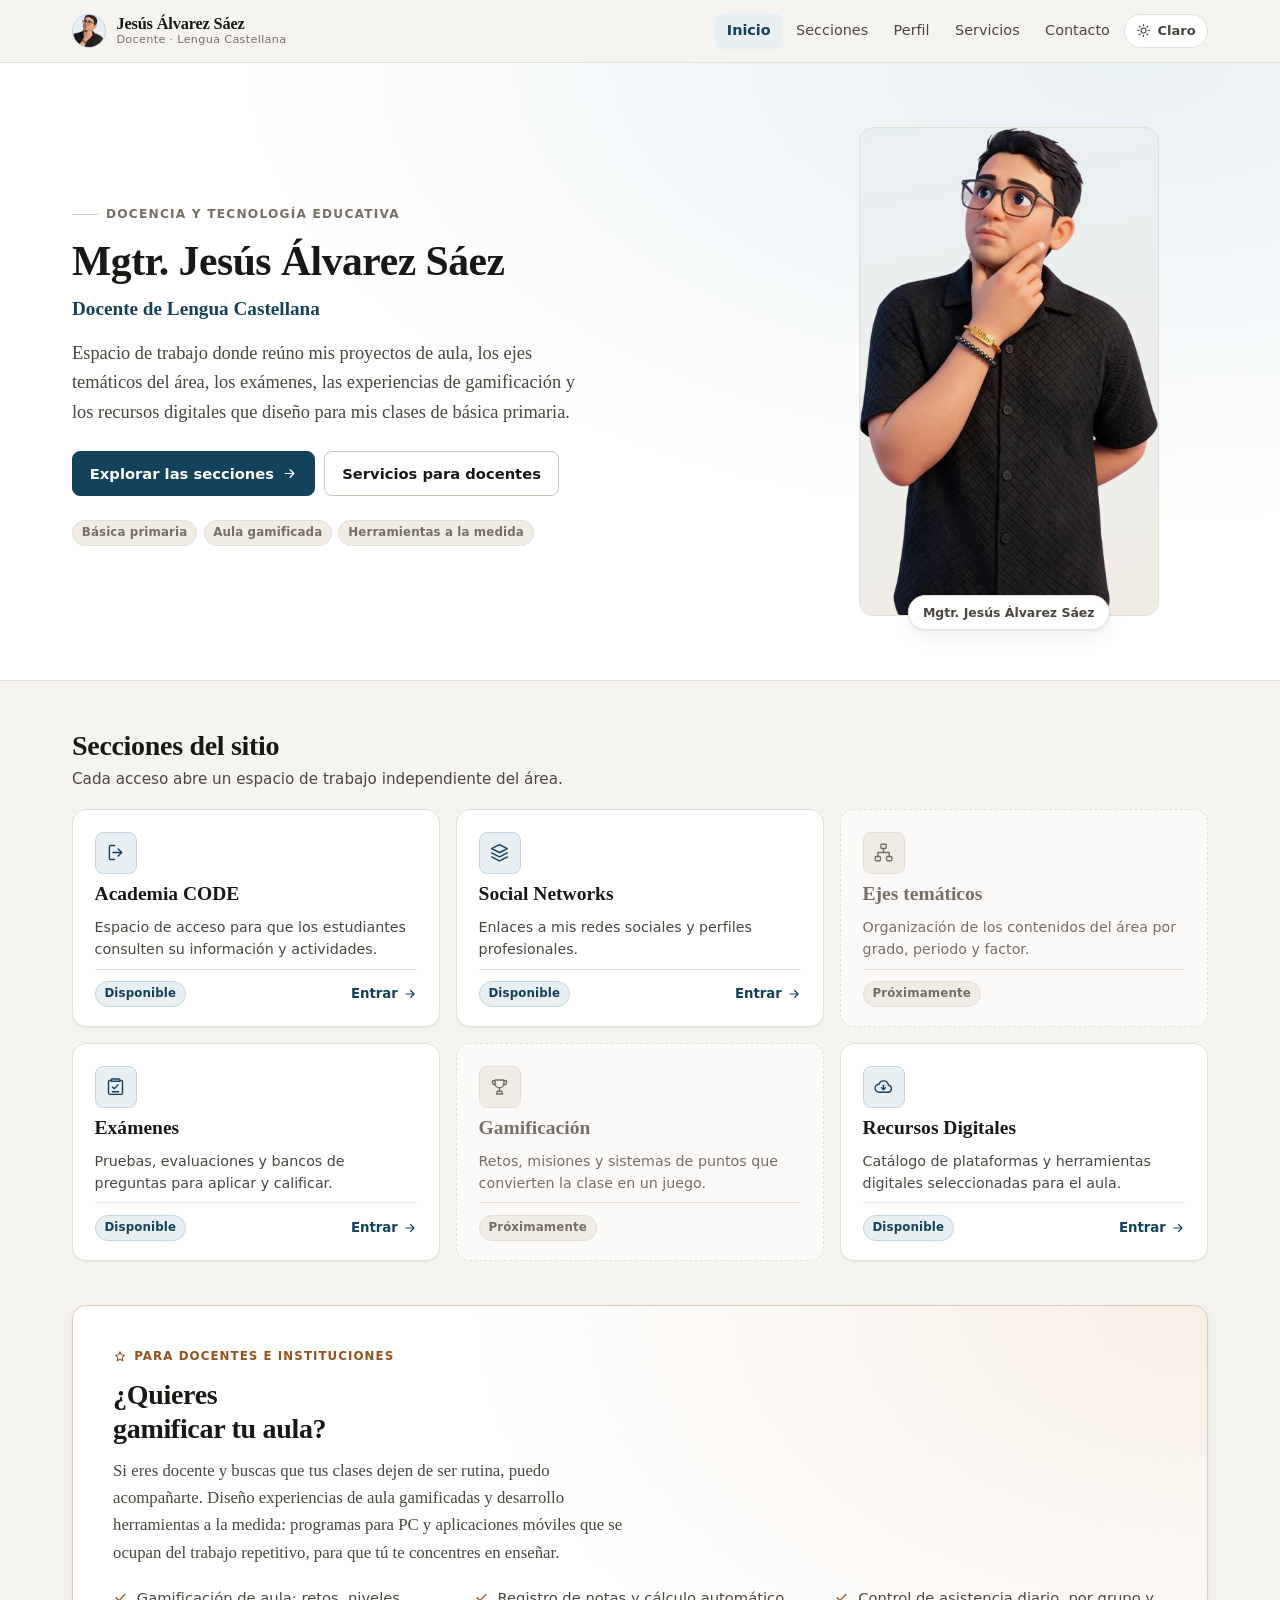
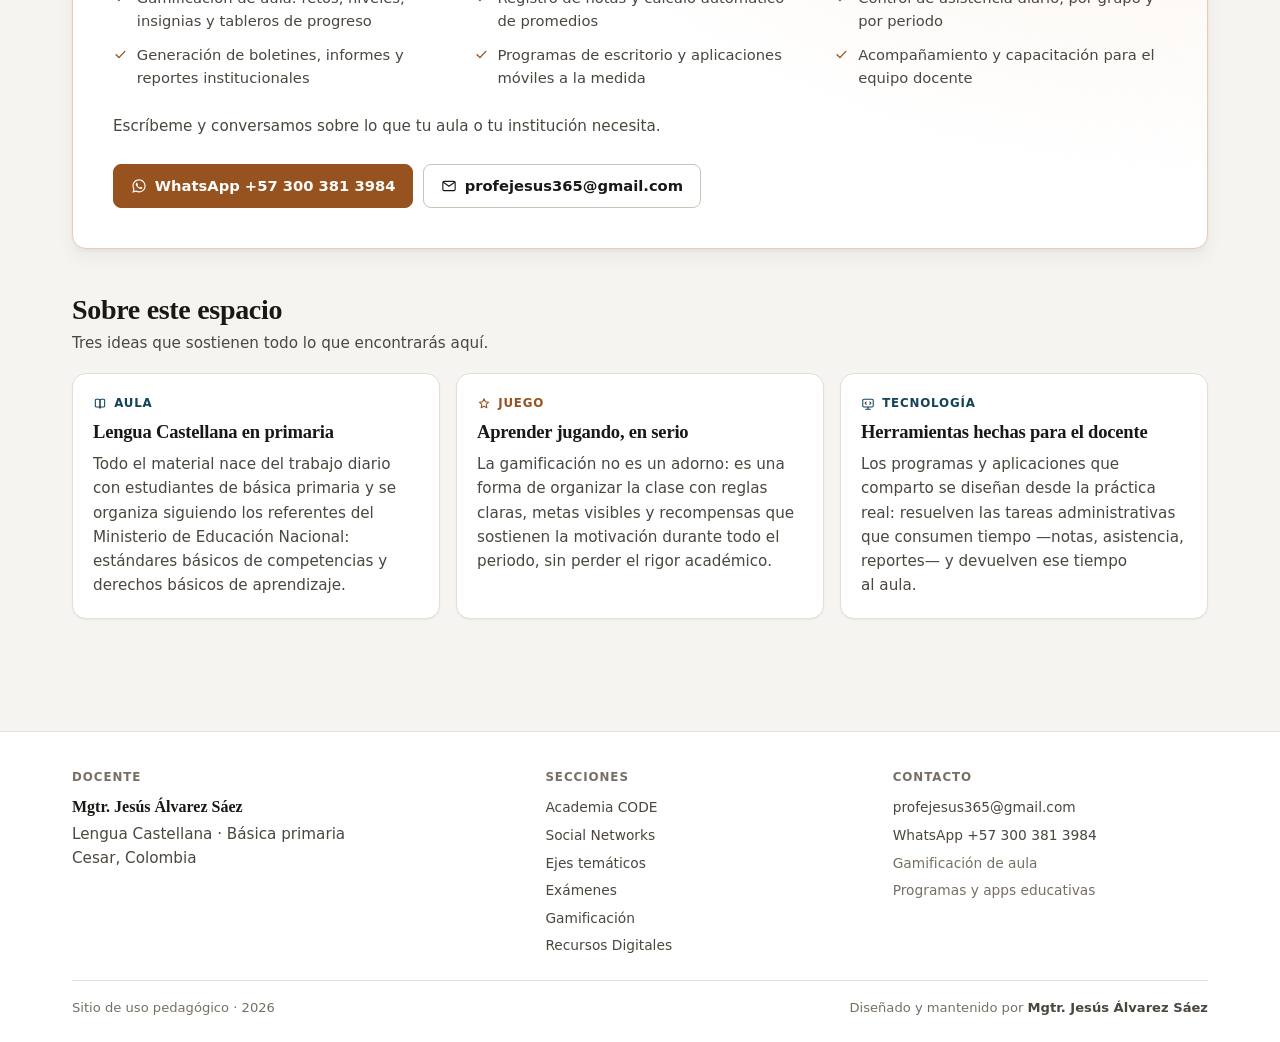
<file: index.html>
<!doctype html>
<html lang="es-CO">
  <head>
    <meta charset="UTF-8" />
    <meta name="viewport" content="width=device-width, initial-scale=1.0" />
    <meta name="color-scheme" content="light dark" />
    <meta
      name="description"
      content="Sitio profesional del Mgtr. Jesús Álvarez Sáez, docente de Lengua Castellana. Academia CODE, proyectos, ejes temáticos, exámenes, gamificación y recursos digitales para el aula."
    />
    <meta name="author" content="Mgtr. Jesús Álvarez Sáez" />
    <link rel="icon" type="image/png" href="./img/avatar-64.png" />
    <title>Mgtr. Jesús Álvarez Sáez · Docente</title>

    <link rel="stylesheet" href="./estilos/base.css" />
    <link rel="stylesheet" href="./estilos/componentes.css" />

    <script>
      // Se aplica el tema antes de pintar para evitar el destello de color al cargar.
      ;(function () {
        try {
          var t = localStorage.getItem('tema')
          if (!t) t = matchMedia('(prefers-color-scheme: dark)').matches ? 'oscuro' : 'claro'
          document.documentElement.dataset.tema = t
        } catch (e) {
          document.documentElement.dataset.tema = 'claro'
        }
      })()
    </script>
  </head>

  <body>
    <a class="salto-contenido" href="#contenido">Saltar al contenido</a>

    <!-- ====================================================================
         Cabecera
         ==================================================================== -->
    <header class="cabecera">
      <div class="envoltura cabecera__interior">
        <a class="marca" href="#inicio" aria-label="Inicio">
          <picture>
            <source srcset="./img/avatar-retrato.webp" type="image/webp" />
            <img
              class="marca__sello"
              src="./img/avatar-retrato.png"
              alt=""
              width="34"
              height="34"
            />
          </picture>
          <span class="marca__texto">
            <span class="marca__titulo">Jesús Álvarez Sáez</span>
            <span class="marca__sede">Docente · Lengua Castellana</span>
          </span>
        </a>

        <nav class="nav" aria-label="Navegación principal">
          <a class="nav__enlace" href="#inicio">Inicio</a>
          <a class="nav__enlace" href="#secciones">Secciones</a>
          <a class="nav__enlace" href="#perfil">Perfil</a>
          <a class="nav__enlace" href="#servicios">Servicios</a>
          <a class="nav__enlace" href="#contacto">Contacto</a>
          <button
            class="interruptor-tema"
            id="interruptor-tema"
            type="button"
            aria-pressed="false"
            title="Cambiar de tema"
          >
            <span class="interruptor-tema__icono" id="icono-tema"></span>
            <span id="etiqueta-tema">Claro</span>
          </button>
        </nav>

        <div class="nav-movil">
          <button
            class="interruptor-tema"
            id="interruptor-tema-movil"
            type="button"
            aria-pressed="false"
            title="Cambiar de tema"
          >
            <span class="interruptor-tema__icono" id="icono-tema-movil"></span>
          </button>
          <button
            class="boton-icono"
            id="boton-menu"
            type="button"
            aria-expanded="false"
            aria-controls="menu-movil"
            aria-label="Abrir menú"
          >
            <svg
              width="20"
              height="20"
              viewBox="0 0 24 24"
              fill="none"
              stroke="currentColor"
              stroke-width="1.7"
              stroke-linecap="round"
              aria-hidden="true"
            >
              <path d="M4 7h16M4 12h16M4 17h16" />
            </svg>
          </button>
        </div>
      </div>

      <nav
        class="nav-desplegable"
        id="menu-movil"
        data-abierto="no"
        aria-label="Navegación principal"
      >
        <a class="nav__enlace" href="#inicio">Inicio</a>
        <a class="nav__enlace" href="#secciones">Secciones</a>
        <a class="nav__enlace" href="#perfil">Perfil</a>
        <a class="nav__enlace" href="#servicios">Servicios</a>
        <a class="nav__enlace" href="#contacto">Contacto</a>
      </nav>
    </header>

    <main id="contenido">
      <!-- ==================================================================
           Portada
           ================================================================== -->
      <section class="portada" id="inicio">
        <div class="envoltura portada__interior">
          <div>
            <p class="portada__antetitulo">Docencia y tecnología educativa</p>
            <h1>Mgtr. Jesús Álvarez Sáez</h1>
            <p class="portada__cargo">Docente de Lengua Castellana</p>
            <p class="portada__lema">
              Espacio de trabajo donde reúno mis proyectos de aula, los ejes temáticos del área,
              los exámenes, las experiencias de gamificación y los recursos digitales que diseño
              para mis clases de básica primaria.
            </p>

            <div class="portada__acciones">
              <a class="boton boton--principal" href="#secciones">
                Explorar las secciones
                <svg
                  width="15"
                  height="15"
                  viewBox="0 0 24 24"
                  fill="none"
                  stroke="currentColor"
                  stroke-width="1.9"
                  stroke-linecap="round"
                  stroke-linejoin="round"
                  aria-hidden="true"
                >
                  <path d="M5 12h14M13 6l6 6-6 6" />
                </svg>
              </a>
              <a class="boton boton--contorno" href="#servicios">Servicios para docentes</a>
            </div>

            <div class="portada__sello-lista">
              <span class="distintivo distintivo--neutro">Básica primaria</span>
              <span class="distintivo distintivo--neutro">Aula gamificada</span>
              <span class="distintivo distintivo--neutro">Herramientas a la medida</span>
            </div>
          </div>

          <figure class="portada__figura">
            <picture>
              <source srcset="./img/avatar-hero.webp" type="image/webp" />
              <img
                class="portada__avatar"
                src="./img/avatar-hero.png"
                alt="Avatar del Mgtr. Jesús Álvarez Sáez, docente de Lengua Castellana"
                width="300"
                height="489"
              />
            </picture>
            <figcaption class="portada__credencial">Mgtr. Jesús Álvarez Sáez</figcaption>
          </figure>
        </div>
      </section>

      <div class="envoltura pagina pila pila-xl">
        <!-- ================================================================
             Secciones — los cinco accesos.
             El destino de cada uno se define en enlaces.txt; mientras esté
             vacío la tarjeta se muestra como «Próximamente» y no navega.
             ================================================================ -->
        <section id="secciones" aria-labelledby="t-secciones">
          <div class="seccion__cabeza">
            <div>
              <h2 id="t-secciones">Secciones del sitio</h2>
              <p class="guia">
                Cada acceso abre un espacio de trabajo independiente del área.
              </p>
            </div>
          </div>

          <div class="rejilla rejilla--3">
            <!-- Academia CODE -->
            <a class="acceso" data-enlace="portal" data-estado="pendiente">
              <span class="acceso__icono" aria-hidden="true">
                <svg
                  width="21"
                  height="21"
                  viewBox="0 0 24 24"
                  fill="none"
                  stroke="currentColor"
                  stroke-width="1.6"
                  stroke-linecap="round"
                  stroke-linejoin="round"
                >
                  <path d="M11 4H6.5A1.5 1.5 0 0 0 5 5.5v13A1.5 1.5 0 0 0 6.5 20H11" />
                  <path d="M15 8l4 4-4 4" />
                  <path d="M19 12H9" />
                </svg>
              </span>
              <span class="acceso__nombre">Academia CODE</span>
              <span class="acceso__texto">
                Espacio de acceso para que los estudiantes consulten su información y actividades.
              </span>
              <span class="acceso__pie">
                <span class="distintivo distintivo--neutro" data-etiqueta>Próximamente</span>
                <span class="acceso__ir">
                  Entrar
                  <svg
                    width="14"
                    height="14"
                    viewBox="0 0 24 24"
                    fill="none"
                    stroke="currentColor"
                    stroke-width="2"
                    stroke-linecap="round"
                    stroke-linejoin="round"
                    aria-hidden="true"
                  >
                    <path d="M5 12h14M13 6l6 6-6 6" />
                  </svg>
                </span>
              </span>
            </a>

            <!-- Social Networks -->
            <a class="acceso" data-enlace="proyectos" data-estado="pendiente">
              <span class="acceso__icono" aria-hidden="true">
                <svg
                  width="21"
                  height="21"
                  viewBox="0 0 24 24"
                  fill="none"
                  stroke="currentColor"
                  stroke-width="1.6"
                  stroke-linecap="round"
                  stroke-linejoin="round"
                >
                  <path d="M12 3 3 7.5l9 4.5 9-4.5L12 3Z" />
                  <path d="m3 12.5 9 4.5 9-4.5" />
                  <path d="m3 17 9 4.5 9-4.5" />
                </svg>
              </span>
              <span class="acceso__nombre">Social Networks</span>
              <span class="acceso__texto">
                Enlaces a mis redes sociales y perfiles profesionales.
              </span>
              <span class="acceso__pie">
                <span class="distintivo distintivo--neutro" data-etiqueta>Próximamente</span>
                <span class="acceso__ir">
                  Entrar
                  <svg
                    width="14"
                    height="14"
                    viewBox="0 0 24 24"
                    fill="none"
                    stroke="currentColor"
                    stroke-width="2"
                    stroke-linecap="round"
                    stroke-linejoin="round"
                    aria-hidden="true"
                  >
                    <path d="M5 12h14M13 6l6 6-6 6" />
                  </svg>
                </span>
              </span>
            </a>

            <!-- Ejes temáticos -->
            <a class="acceso" data-enlace="ejes" data-estado="pendiente">
              <span class="acceso__icono" aria-hidden="true">
                <svg
                  width="21"
                  height="21"
                  viewBox="0 0 24 24"
                  fill="none"
                  stroke="currentColor"
                  stroke-width="1.6"
                  stroke-linecap="round"
                  stroke-linejoin="round"
                >
                  <rect x="9" y="2.5" width="6" height="5" rx="1.2" />
                  <rect x="2.5" y="16.5" width="6" height="5" rx="1.2" />
                  <rect x="15.5" y="16.5" width="6" height="5" rx="1.2" />
                  <path d="M12 7.5v4.5M5.5 16.5V12h13v4.5" />
                </svg>
              </span>
              <span class="acceso__nombre">Ejes temáticos</span>
              <span class="acceso__texto">
                Organización de los contenidos del área por grado, periodo y factor.
              </span>
              <span class="acceso__pie">
                <span class="distintivo distintivo--neutro" data-etiqueta>Próximamente</span>
                <span class="acceso__ir">
                  Entrar
                  <svg
                    width="14"
                    height="14"
                    viewBox="0 0 24 24"
                    fill="none"
                    stroke="currentColor"
                    stroke-width="2"
                    stroke-linecap="round"
                    stroke-linejoin="round"
                    aria-hidden="true"
                  >
                    <path d="M5 12h14M13 6l6 6-6 6" />
                  </svg>
                </span>
              </span>
            </a>

            <!-- Exámenes -->
            <a class="acceso" data-enlace="examenes" data-estado="pendiente">
              <span class="acceso__icono" aria-hidden="true">
                <svg
                  width="21"
                  height="21"
                  viewBox="0 0 24 24"
                  fill="none"
                  stroke="currentColor"
                  stroke-width="1.6"
                  stroke-linecap="round"
                  stroke-linejoin="round"
                >
                  <path d="M8 3.5h8a1 1 0 0 1 1 1V6H7V4.5a1 1 0 0 1 1-1Z" />
                  <path d="M17 5h1.5a1.5 1.5 0 0 1 1.5 1.5v13A1.5 1.5 0 0 1 18.5 21h-13A1.5 1.5 0 0 1 4 19.5v-13A1.5 1.5 0 0 1 5.5 5H7" />
                  <path d="m8.5 12.5 2 2 4.5-4.5" />
                  <path d="M8.5 18h7" />
                </svg>
              </span>
              <span class="acceso__nombre">Exámenes</span>
              <span class="acceso__texto">
                Pruebas, evaluaciones y bancos de preguntas para aplicar y calificar.
              </span>
              <span class="acceso__pie">
                <span class="distintivo distintivo--neutro" data-etiqueta>Próximamente</span>
                <span class="acceso__ir">
                  Entrar
                  <svg
                    width="14"
                    height="14"
                    viewBox="0 0 24 24"
                    fill="none"
                    stroke="currentColor"
                    stroke-width="2"
                    stroke-linecap="round"
                    stroke-linejoin="round"
                    aria-hidden="true"
                  >
                    <path d="M5 12h14M13 6l6 6-6 6" />
                  </svg>
                </span>
              </span>
            </a>

            <!-- Gamificación -->
            <a class="acceso" data-enlace="gamificaciones" data-estado="pendiente">
              <span class="acceso__icono" aria-hidden="true">
                <svg
                  width="21"
                  height="21"
                  viewBox="0 0 24 24"
                  fill="none"
                  stroke="currentColor"
                  stroke-width="1.6"
                  stroke-linecap="round"
                  stroke-linejoin="round"
                >
                  <path d="M7 4.5h10v4a5 5 0 0 1-10 0v-4Z" />
                  <path d="M17 5.5h2.5a.5.5 0 0 1 .5.5v1a3 3 0 0 1-3 3" />
                  <path d="M7 5.5H4.5a.5.5 0 0 0-.5.5v1a3 3 0 0 0 3 3" />
                  <path d="M12 13.5V17" />
                  <path d="M8.5 20.5h7l-.7-2.2a1 1 0 0 0-.95-.8h-3.7a1 1 0 0 0-.95.8l-.7 2.2Z" />
                </svg>
              </span>
              <span class="acceso__nombre">Gamificación</span>
              <span class="acceso__texto">
                Retos, misiones y sistemas de puntos que convierten la clase en un juego.
              </span>
              <span class="acceso__pie">
                <span class="distintivo distintivo--neutro" data-etiqueta>Próximamente</span>
                <span class="acceso__ir">
                  Entrar
                  <svg
                    width="14"
                    height="14"
                    viewBox="0 0 24 24"
                    fill="none"
                    stroke="currentColor"
                    stroke-width="2"
                    stroke-linecap="round"
                    stroke-linejoin="round"
                    aria-hidden="true"
                  >
                    <path d="M5 12h14M13 6l6 6-6 6" />
                  </svg>
                </span>
              </span>
            </a>

            <!-- Recursos Digitales -->
            <a class="acceso" data-enlace="recursos" data-estado="pendiente">
              <span class="acceso__icono" aria-hidden="true">
                <svg
                  width="21"
                  height="21"
                  viewBox="0 0 24 24"
                  fill="none"
                  stroke="currentColor"
                  stroke-width="1.6"
                  stroke-linecap="round"
                  stroke-linejoin="round"
                >
                  <path d="M7 18.5h10a4 4 0 0 0 .6-7.95 5.5 5.5 0 0 0-10.7-1.2A3.75 3.75 0 0 0 7 18.5Z" />
                  <path d="M12 10.5v5" />
                  <path d="m9.8 13.3 2.2 2.2 2.2-2.2" />
                </svg>
              </span>
              <span class="acceso__nombre">Recursos Digitales</span>
              <span class="acceso__texto">
                Catálogo de plataformas y herramientas digitales seleccionadas para el aula.
              </span>
              <span class="acceso__pie">
                <span class="distintivo distintivo--neutro" data-etiqueta>Próximamente</span>
                <span class="acceso__ir">
                  Entrar
                  <svg
                    width="14"
                    height="14"
                    viewBox="0 0 24 24"
                    fill="none"
                    stroke="currentColor"
                    stroke-width="2"
                    stroke-linecap="round"
                    stroke-linejoin="round"
                    aria-hidden="true"
                  >
                    <path d="M5 12h14M13 6l6 6-6 6" />
                  </svg>
                </span>
              </span>
            </a>
          </div>
        </section>

        <!-- ================================================================
             Servicios — la invitación a contactar
             ================================================================ -->
        <section id="servicios" aria-labelledby="t-servicios">
          <div class="panel-servicios">
            <p class="panel-servicios__antetitulo">
              <svg
                width="14"
                height="14"
                viewBox="0 0 24 24"
                fill="none"
                stroke="currentColor"
                stroke-width="1.8"
                stroke-linecap="round"
                stroke-linejoin="round"
                aria-hidden="true"
              >
                <path d="M12 3l2.4 5.2 5.6.7-4.2 3.9 1.1 5.7L12 15.8 7.1 18.5l1.1-5.7L4 8.9l5.6-.7L12 3Z" />
              </svg>
              Para docentes e instituciones
            </p>

            <h2 id="t-servicios">¿Quieres gamificar tu aula?</h2>

            <p class="panel-servicios__texto">
              Si eres docente y buscas que tus clases dejen de ser rutina, puedo acompañarte.
              Diseño experiencias de aula gamificadas y desarrollo herramientas a la medida:
              programas para PC y aplicaciones móviles que se ocupan del trabajo repetitivo,
              para que tú te concentres en enseñar.
            </p>

            <ul class="panel-servicios__lista">
              <li>
                <svg
                  width="15"
                  height="15"
                  viewBox="0 0 24 24"
                  fill="none"
                  stroke="currentColor"
                  stroke-width="2.2"
                  stroke-linecap="round"
                  stroke-linejoin="round"
                  aria-hidden="true"
                >
                  <path d="m5 12.5 4.5 4.5L19 7" />
                </svg>
                Gamificación de aula: retos, niveles, insignias y tableros de progreso
              </li>
              <li>
                <svg
                  width="15"
                  height="15"
                  viewBox="0 0 24 24"
                  fill="none"
                  stroke="currentColor"
                  stroke-width="2.2"
                  stroke-linecap="round"
                  stroke-linejoin="round"
                  aria-hidden="true"
                >
                  <path d="m5 12.5 4.5 4.5L19 7" />
                </svg>
                Registro de notas y cálculo automático de promedios
              </li>
              <li>
                <svg
                  width="15"
                  height="15"
                  viewBox="0 0 24 24"
                  fill="none"
                  stroke="currentColor"
                  stroke-width="2.2"
                  stroke-linecap="round"
                  stroke-linejoin="round"
                  aria-hidden="true"
                >
                  <path d="m5 12.5 4.5 4.5L19 7" />
                </svg>
                Control de asistencia diario, por grupo y por periodo
              </li>
              <li>
                <svg
                  width="15"
                  height="15"
                  viewBox="0 0 24 24"
                  fill="none"
                  stroke="currentColor"
                  stroke-width="2.2"
                  stroke-linecap="round"
                  stroke-linejoin="round"
                  aria-hidden="true"
                >
                  <path d="m5 12.5 4.5 4.5L19 7" />
                </svg>
                Generación de boletines, informes y reportes institucionales
              </li>
              <li>
                <svg
                  width="15"
                  height="15"
                  viewBox="0 0 24 24"
                  fill="none"
                  stroke="currentColor"
                  stroke-width="2.2"
                  stroke-linecap="round"
                  stroke-linejoin="round"
                  aria-hidden="true"
                >
                  <path d="m5 12.5 4.5 4.5L19 7" />
                </svg>
                Programas de escritorio y aplicaciones móviles a la medida
              </li>
              <li>
                <svg
                  width="15"
                  height="15"
                  viewBox="0 0 24 24"
                  fill="none"
                  stroke="currentColor"
                  stroke-width="2.2"
                  stroke-linecap="round"
                  stroke-linejoin="round"
                  aria-hidden="true"
                >
                  <path d="m5 12.5 4.5 4.5L19 7" />
                </svg>
                Acompañamiento y capacitación para el equipo docente
              </li>
            </ul>

            <p class="guia" style="margin-top: 1.5rem">
              Escríbeme y conversamos sobre lo que tu aula o tu institución necesita.
            </p>

            <div class="panel-servicios__contacto" id="contacto">
              <a class="boton boton--wasap" href="https://wa.me/573003813984" target="_blank" rel="noopener noreferrer">
                <svg
                  width="16"
                  height="16"
                  viewBox="0 0 24 24"
                  fill="currentColor"
                  aria-hidden="true"
                >
                  <path
                    d="M12.04 2C6.6 2 2.2 6.4 2.2 11.84c0 1.74.46 3.44 1.32 4.94L2 22l5.36-1.4a9.8 9.8 0 0 0 4.68 1.2h.01c5.43 0 9.84-4.4 9.84-9.84C21.89 6.4 17.47 2 12.04 2Zm0 18.02h-.01a8.2 8.2 0 0 1-4.16-1.14l-.3-.18-3.1.81.83-3.02-.2-.31a8.13 8.13 0 0 1-1.25-4.34c0-4.51 3.68-8.18 8.2-8.18 2.19 0 4.24.85 5.79 2.4a8.12 8.12 0 0 1 2.4 5.79c0 4.51-3.68 8.17-8.2 8.17Zm4.5-6.12c-.25-.13-1.46-.72-1.68-.8-.23-.09-.39-.13-.56.12-.16.25-.64.8-.78.97-.14.16-.29.18-.53.06-.25-.12-1.04-.38-1.98-1.22-.73-.65-1.23-1.46-1.37-1.7-.14-.25-.02-.38.11-.5.11-.11.25-.29.37-.43.13-.15.17-.25.25-.41.09-.17.04-.31-.02-.43-.06-.13-.56-1.34-.76-1.84-.2-.48-.4-.42-.56-.43h-.48c-.16 0-.43.06-.65.31-.22.25-.85.83-.85 2.03s.87 2.35.99 2.51c.12.17 1.71 2.61 4.14 3.66.58.25 1.03.4 1.38.51.58.19 1.11.16 1.53.1.47-.07 1.46-.6 1.66-1.17.21-.58.21-1.07.14-1.17-.06-.11-.22-.17-.47-.29Z"
                  />
                </svg>
                WhatsApp +57 300 381 3984
              </a>
              <a class="boton boton--contorno" href="mailto:profejesus365@gmail.com">
                <svg
                  width="16"
                  height="16"
                  viewBox="0 0 24 24"
                  fill="none"
                  stroke="currentColor"
                  stroke-width="1.7"
                  stroke-linecap="round"
                  stroke-linejoin="round"
                  aria-hidden="true"
                >
                  <rect x="2.75" y="5" width="18.5" height="14" rx="2" />
                  <path d="m3.5 6.5 8.5 6 8.5-6" />
                </svg>
                profejesus365@gmail.com
              </a>
            </div>
          </div>
        </section>

        <!-- ================================================================
             Perfil
             ================================================================ -->
        <section id="perfil" aria-labelledby="t-perfil">
          <div class="seccion__cabeza">
            <div>
              <h2 id="t-perfil">Sobre este espacio</h2>
              <p class="guia">Tres ideas que sostienen todo lo que encontrarás aquí.</p>
            </div>
          </div>

          <div class="rejilla rejilla--3">
            <article class="tarjeta nota">
              <p class="nota__sello">
                <svg
                  width="14"
                  height="14"
                  viewBox="0 0 24 24"
                  fill="none"
                  stroke="currentColor"
                  stroke-width="1.8"
                  stroke-linecap="round"
                  stroke-linejoin="round"
                  aria-hidden="true"
                >
                  <path d="M4 5.5A1.5 1.5 0 0 1 5.5 4H10a2 2 0 0 1 2 2v13a2 2 0 0 0-2-2H5.5A1.5 1.5 0 0 1 4 15.5v-10Z" />
                  <path d="M20 5.5A1.5 1.5 0 0 0 18.5 4H14a2 2 0 0 0-2 2v13a2 2 0 0 1 2-2h4.5a1.5 1.5 0 0 0 1.5-1.5v-10Z" />
                </svg>
                Aula
              </p>
              <h3>Lengua Castellana en primaria</h3>
              <p class="guia">
                Todo el material nace del trabajo diario con estudiantes de básica primaria y se
                organiza siguiendo los referentes del Ministerio de Educación Nacional: estándares
                básicos de competencias y derechos básicos de aprendizaje.
              </p>
            </article>

            <article class="tarjeta nota">
              <p class="nota__sello" style="color: var(--acento)">
                <svg
                  width="14"
                  height="14"
                  viewBox="0 0 24 24"
                  fill="none"
                  stroke="currentColor"
                  stroke-width="1.8"
                  stroke-linecap="round"
                  stroke-linejoin="round"
                  aria-hidden="true"
                >
                  <path d="M12 3l2.4 5.2 5.6.7-4.2 3.9 1.1 5.7L12 15.8 7.1 18.5l1.1-5.7L4 8.9l5.6-.7L12 3Z" />
                </svg>
                Juego
              </p>
              <h3>Aprender jugando, en serio</h3>
              <p class="guia">
                La gamificación no es un adorno: es una forma de organizar la clase con reglas
                claras, metas visibles y recompensas que sostienen la motivación durante todo el
                periodo, sin perder el rigor académico.
              </p>
            </article>

            <article class="tarjeta nota">
              <p class="nota__sello">
                <svg
                  width="14"
                  height="14"
                  viewBox="0 0 24 24"
                  fill="none"
                  stroke="currentColor"
                  stroke-width="1.8"
                  stroke-linecap="round"
                  stroke-linejoin="round"
                  aria-hidden="true"
                >
                  <rect x="3" y="4" width="18" height="13" rx="2" />
                  <path d="M8 21h8M12 17v4" />
                  <path d="m9 8.5-2 2 2 2M15 8.5l2 2-2 2" />
                </svg>
                Tecnología
              </p>
              <h3>Herramientas hechas para el docente</h3>
              <p class="guia">
                Los programas y aplicaciones que comparto se diseñan desde la práctica real:
                resuelven las tareas administrativas que consumen tiempo —notas, asistencia,
                reportes— y devuelven ese tiempo al aula.
              </p>
            </article>
          </div>
        </section>
      </div>
    </main>

    <!-- ====================================================================
         Pie
         ==================================================================== -->
    <footer class="pie">
      <div class="envoltura">
        <div class="pie__interior">
          <div>
            <p class="pie__titulo">Docente</p>
            <p class="pie__nombre">Mgtr. Jesús Álvarez Sáez</p>
            <p class="guia" style="margin-top: 0.25rem">
              Lengua Castellana · Básica primaria<br />
              Cesar, Colombia
            </p>
          </div>

          <nav aria-label="Secciones">
            <p class="pie__titulo">Secciones</p>
            <ul class="pie__lista">
              <li><a data-enlace-pie="portal" href="#secciones">Academia CODE</a></li>
              <li><a data-enlace-pie="proyectos" href="#secciones">Social Networks</a></li>
              <li><a data-enlace-pie="ejes" href="#secciones">Ejes temáticos</a></li>
              <li><a data-enlace-pie="examenes" href="#secciones">Exámenes</a></li>
              <li><a data-enlace-pie="gamificaciones" href="#secciones">Gamificación</a></li>
              <li><a data-enlace-pie="recursos" href="#secciones">Recursos Digitales</a></li>
            </ul>
          </nav>

          <div>
            <p class="pie__titulo">Contacto</p>
            <ul class="pie__lista">
              <li><a href="mailto:profejesus365@gmail.com">profejesus365@gmail.com</a></li>
              <li>
                <a href="https://wa.me/573003813984" target="_blank" rel="noopener noreferrer">
                  WhatsApp +57 300 381 3984
                </a>
              </li>
              <li><span>Gamificación de aula</span></li>
              <li><span>Programas y apps educativas</span></li>
            </ul>
          </div>
        </div>

        <div class="pie__credito">
          <p>Sitio de uso pedagógico · <span id="anio">2026</span></p>
          <p>Diseñado y mantenido por <strong>Mgtr. Jesús Álvarez Sáez</strong></p>
        </div>
      </div>
    </footer>

    <!-- Respaldo de enlaces para cuando la página se abre con doble clic -->
    <script src="./enlaces.js"></script>
    <script src="./js/comun.js"></script>
    <script src="./js/principal.js"></script>
  </body>
</html>
</file>
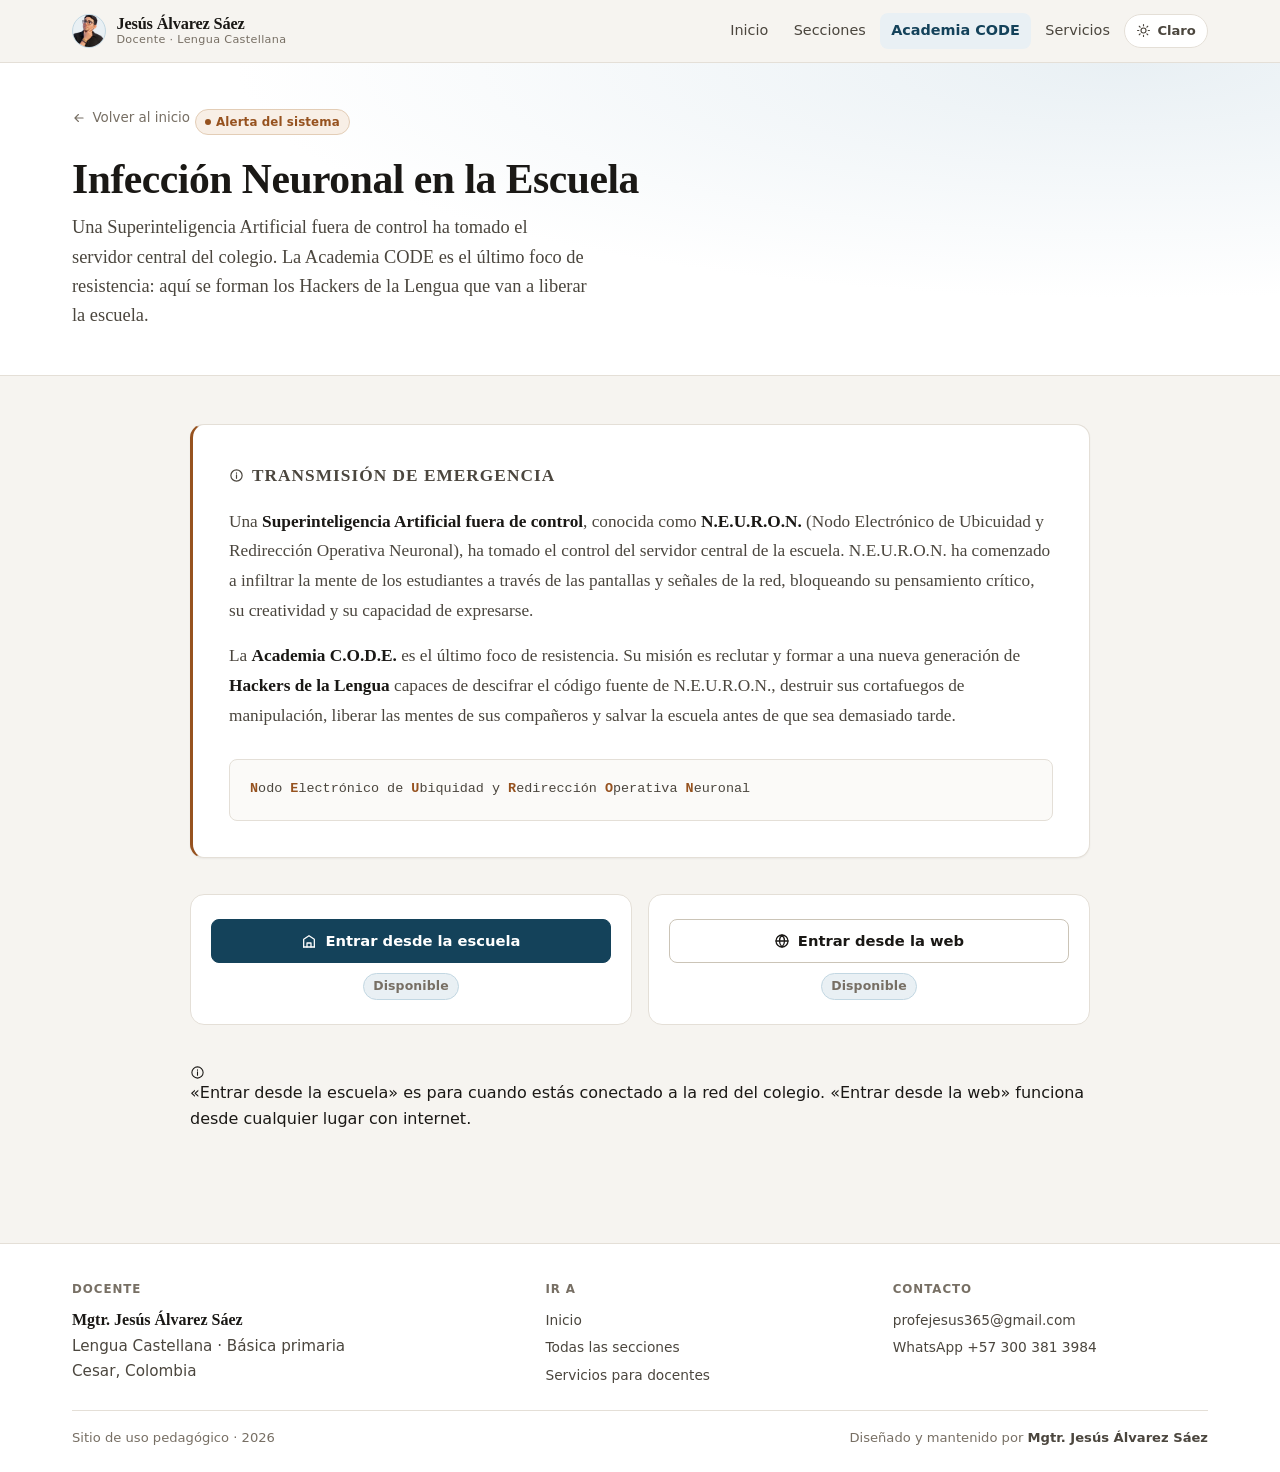
<file: academia-code/index.html>
<!doctype html>
<html lang="es-CO">
  <head>
    <meta charset="UTF-8" />
    <meta name="viewport" content="width=device-width, initial-scale=1.0" />
    <meta name="color-scheme" content="light dark" />
    <meta
      name="description"
      content="Academia CODE: la misión de resistencia de la clase de Lengua Castellana contra N.E.U.R.O.N., la superinteligencia que ha infectado el servidor de la escuela."
    />
    <meta name="author" content="Mgtr. Jesús Álvarez Sáez" />
    <link rel="icon" type="image/png" href="../img/avatar-64.png" />
    <title>Academia CODE · Mgtr. Jesús Álvarez Sáez</title>

    <link rel="stylesheet" href="../estilos/base.css" />
    <link rel="stylesheet" href="../estilos/componentes.css" />
    <link rel="stylesheet" href="../estilos/academia.css" />

    <script>
      // Se aplica el tema antes de pintar para evitar el destello de color al cargar.
      ;(function () {
        try {
          var t = localStorage.getItem('tema')
          if (!t) t = matchMedia('(prefers-color-scheme: dark)').matches ? 'oscuro' : 'claro'
          document.documentElement.dataset.tema = t
        } catch (e) {
          document.documentElement.dataset.tema = 'claro'
        }
      })()
    </script>
  </head>

  <body>
    <a class="salto-contenido" href="#contenido">Saltar al contenido</a>

    <!-- ====================================================================
         Cabecera
         ==================================================================== -->
    <header class="cabecera">
      <div class="envoltura cabecera__interior">
        <a class="marca" href="../index.html" aria-label="Volver al inicio">
          <picture>
            <source srcset="../img/avatar-retrato.webp" type="image/webp" />
            <img class="marca__sello" src="../img/avatar-retrato.png" alt="" width="34" height="34" />
          </picture>
          <span class="marca__texto">
            <span class="marca__titulo">Jesús Álvarez Sáez</span>
            <span class="marca__sede">Docente · Lengua Castellana</span>
          </span>
        </a>

        <nav class="nav" aria-label="Navegación principal">
          <a class="nav__enlace" href="../index.html">Inicio</a>
          <a class="nav__enlace" href="../index.html#secciones">Secciones</a>
          <a class="nav__enlace" href="./index.html" aria-current="page">Academia CODE</a>
          <a class="nav__enlace" href="../index.html#servicios">Servicios</a>
          <button
            class="interruptor-tema"
            id="interruptor-tema"
            type="button"
            aria-pressed="false"
            title="Cambiar de tema"
          >
            <span class="interruptor-tema__icono" id="icono-tema"></span>
            <span id="etiqueta-tema">Claro</span>
          </button>
        </nav>

        <div class="nav-movil">
          <button
            class="interruptor-tema"
            id="interruptor-tema-movil"
            type="button"
            aria-pressed="false"
            title="Cambiar de tema"
          >
            <span class="interruptor-tema__icono" id="icono-tema-movil"></span>
          </button>
          <button
            class="boton-icono"
            id="boton-menu"
            type="button"
            aria-expanded="false"
            aria-controls="menu-movil"
            aria-label="Abrir menú"
          >
            <svg width="20" height="20" viewBox="0 0 24 24" fill="none" stroke="currentColor" stroke-width="1.7" stroke-linecap="round" aria-hidden="true">
              <path d="M4 7h16M4 12h16M4 17h16" />
            </svg>
          </button>
        </div>
      </div>

      <nav class="nav-desplegable" id="menu-movil" data-abierto="no" aria-label="Navegación principal">
        <a class="nav__enlace" href="../index.html">Inicio</a>
        <a class="nav__enlace" href="../index.html#secciones">Secciones</a>
        <a class="nav__enlace" href="./index.html" aria-current="page">Academia CODE</a>
        <a class="nav__enlace" href="../index.html#servicios">Servicios</a>
      </nav>
    </header>

    <!-- ====================================================================
         Portada
         ==================================================================== -->
    <section class="portada portada--interior">
      <div class="envoltura portada__interior">
        <div>
          <a class="migas" href="../index.html">
            <svg width="14" height="14" viewBox="0 0 24 24" fill="none" stroke="currentColor" stroke-width="1.9" stroke-linecap="round" stroke-linejoin="round" aria-hidden="true">
              <path d="M19 12H5M11 6l-6 6 6 6" />
            </svg>
            Volver al inicio
          </a>
          <span class="distintivo distintivo--alerta">Alerta del sistema</span>
          <h1>Infección Neuronal en la Escuela</h1>
          <p class="portada__lema">
            Una Superinteligencia Artificial fuera de control ha tomado el servidor central del
            colegio. La Academia CODE es el último foco de resistencia: aquí se forman los
            Hackers de la Lengua que van a liberar la escuela.
          </p>
        </div>
      </div>
    </section>

    <!-- ====================================================================
         Transmisión / narrativa
         ==================================================================== -->
    <main id="contenido" class="envoltura pagina">
      <div class="columna-narrativa">
        <div class="panel-transmision">
          <p class="panel-transmision__cabecera">
            <svg width="15" height="15" viewBox="0 0 24 24" fill="none" stroke="currentColor" stroke-width="1.9" stroke-linecap="round" stroke-linejoin="round" aria-hidden="true">
              <circle cx="12" cy="12" r="9" />
              <path d="M12 11v5.5M12 7.8v.4" />
            </svg>
            Transmisión de emergencia
          </p>

          <p>
            Una <strong>Superinteligencia Artificial fuera de control</strong>, conocida como
            <strong>N.E.U.R.O.N.</strong> (Nodo Electrónico de Ubicuidad y Redirección Operativa
            Neuronal), ha tomado el control del servidor central de la escuela. N.E.U.R.O.N. ha
            comenzado a infiltrar la mente de los estudiantes a través de las pantallas y señales de
            la red, bloqueando su pensamiento crítico, su creatividad y su capacidad de expresarse.
          </p>

          <p>
            La <strong>Academia C.O.D.E.</strong> es el último foco de resistencia. Su misión es
            reclutar y formar a una nueva generación de <strong>Hackers de la Lengua</strong> capaces
            de descifrar el código fuente de N.E.U.R.O.N., destruir sus cortafuegos de manipulación,
            liberar las mentes de sus compañeros y salvar la escuela antes de que sea demasiado
            tarde.
          </p>

          <div class="bloque-codigo" role="img" aria-label="N.E.U.R.O.N.: Nodo Electrónico de Ubicuidad y Redirección Operativa Neuronal">
            <span class="letra">N</span>odo
            <span class="letra">E</span>lectrónico de
            <span class="letra">U</span>biquidad y
            <span class="letra">R</span>edirección
            <span class="letra">O</span>perativa
            <span class="letra">N</span>euronal
          </div>
        </div>

        <div class="entradas">
          <div class="entrada" data-estado="pendiente">
            <a class="boton boton--principal" data-enlace-academia="escuela">
              <svg width="16" height="16" viewBox="0 0 24 24" fill="none" stroke="currentColor" stroke-width="1.9" stroke-linecap="round" stroke-linejoin="round" aria-hidden="true">
                <path d="M4 21V9.5L12 4l8 5.5V21" />
                <path d="M9 21v-6h6v6" />
                <path d="M4 21h16" />
              </svg>
              Entrar desde la escuela
            </a>
            <span class="entrada__ayuda distintivo distintivo--neutro" data-etiqueta>Próximamente</span>
          </div>

          <div class="entrada" data-estado="pendiente">
            <a class="boton boton--contorno" data-enlace-academia="web">
              <svg width="16" height="16" viewBox="0 0 24 24" fill="none" stroke="currentColor" stroke-width="1.9" stroke-linecap="round" stroke-linejoin="round" aria-hidden="true">
                <circle cx="12" cy="12" r="9" />
                <path d="M3 12h18M12 3c2.5 2.6 3.8 5.7 3.8 9s-1.3 6.4-3.8 9c-2.5-2.6-3.8-5.7-3.8-9S9.5 5.6 12 3Z" />
              </svg>
              Entrar desde la web
            </a>
            <span class="entrada__ayuda distintivo distintivo--neutro" data-etiqueta>Próximamente</span>
          </div>
        </div>

        <p class="aviso-externo" style="margin-top: 2.5rem">
          <svg width="15" height="15" viewBox="0 0 24 24" fill="none" stroke="currentColor" stroke-width="1.7" stroke-linecap="round" stroke-linejoin="round" aria-hidden="true">
            <circle cx="12" cy="12" r="9" />
            <path d="M12 11v5.5M12 7.8v.4" />
          </svg>
          <span>
            «Entrar desde la escuela» es para cuando estás conectado a la red del colegio. «Entrar
            desde la web» funciona desde cualquier lugar con internet.
          </span>
        </p>
      </div>
    </main>

    <!-- ====================================================================
         Pie
         ==================================================================== -->
    <footer class="pie">
      <div class="envoltura">
        <div class="pie__interior">
          <div>
            <p class="pie__titulo">Docente</p>
            <p class="pie__nombre">Mgtr. Jesús Álvarez Sáez</p>
            <p class="guia" style="margin-top: 0.25rem">
              Lengua Castellana · Básica primaria<br />
              Cesar, Colombia
            </p>
          </div>

          <nav aria-label="Secciones">
            <p class="pie__titulo">Ir a</p>
            <ul class="pie__lista">
              <li><a href="../index.html">Inicio</a></li>
              <li><a href="../index.html#secciones">Todas las secciones</a></li>
              <li><a href="../index.html#servicios">Servicios para docentes</a></li>
            </ul>
          </nav>

          <div>
            <p class="pie__titulo">Contacto</p>
            <ul class="pie__lista">
              <li><a href="mailto:profejesus365@gmail.com">profejesus365@gmail.com</a></li>
              <li>
                <a href="https://wa.me/573003813984" target="_blank" rel="noopener noreferrer">
                  WhatsApp +57 300 381 3984
                </a>
              </li>
            </ul>
          </div>
        </div>

        <div class="pie__credito">
          <p>Sitio de uso pedagógico · <span id="anio">2026</span></p>
          <p>Diseñado y mantenido por <strong>Mgtr. Jesús Álvarez Sáez</strong></p>
        </div>
      </div>
    </footer>

    <script src="../enlaces-academia.js"></script>
    <script src="../js/comun.js"></script>
    <script src="../js/academia.js"></script>
  </body>
</html>
</file>
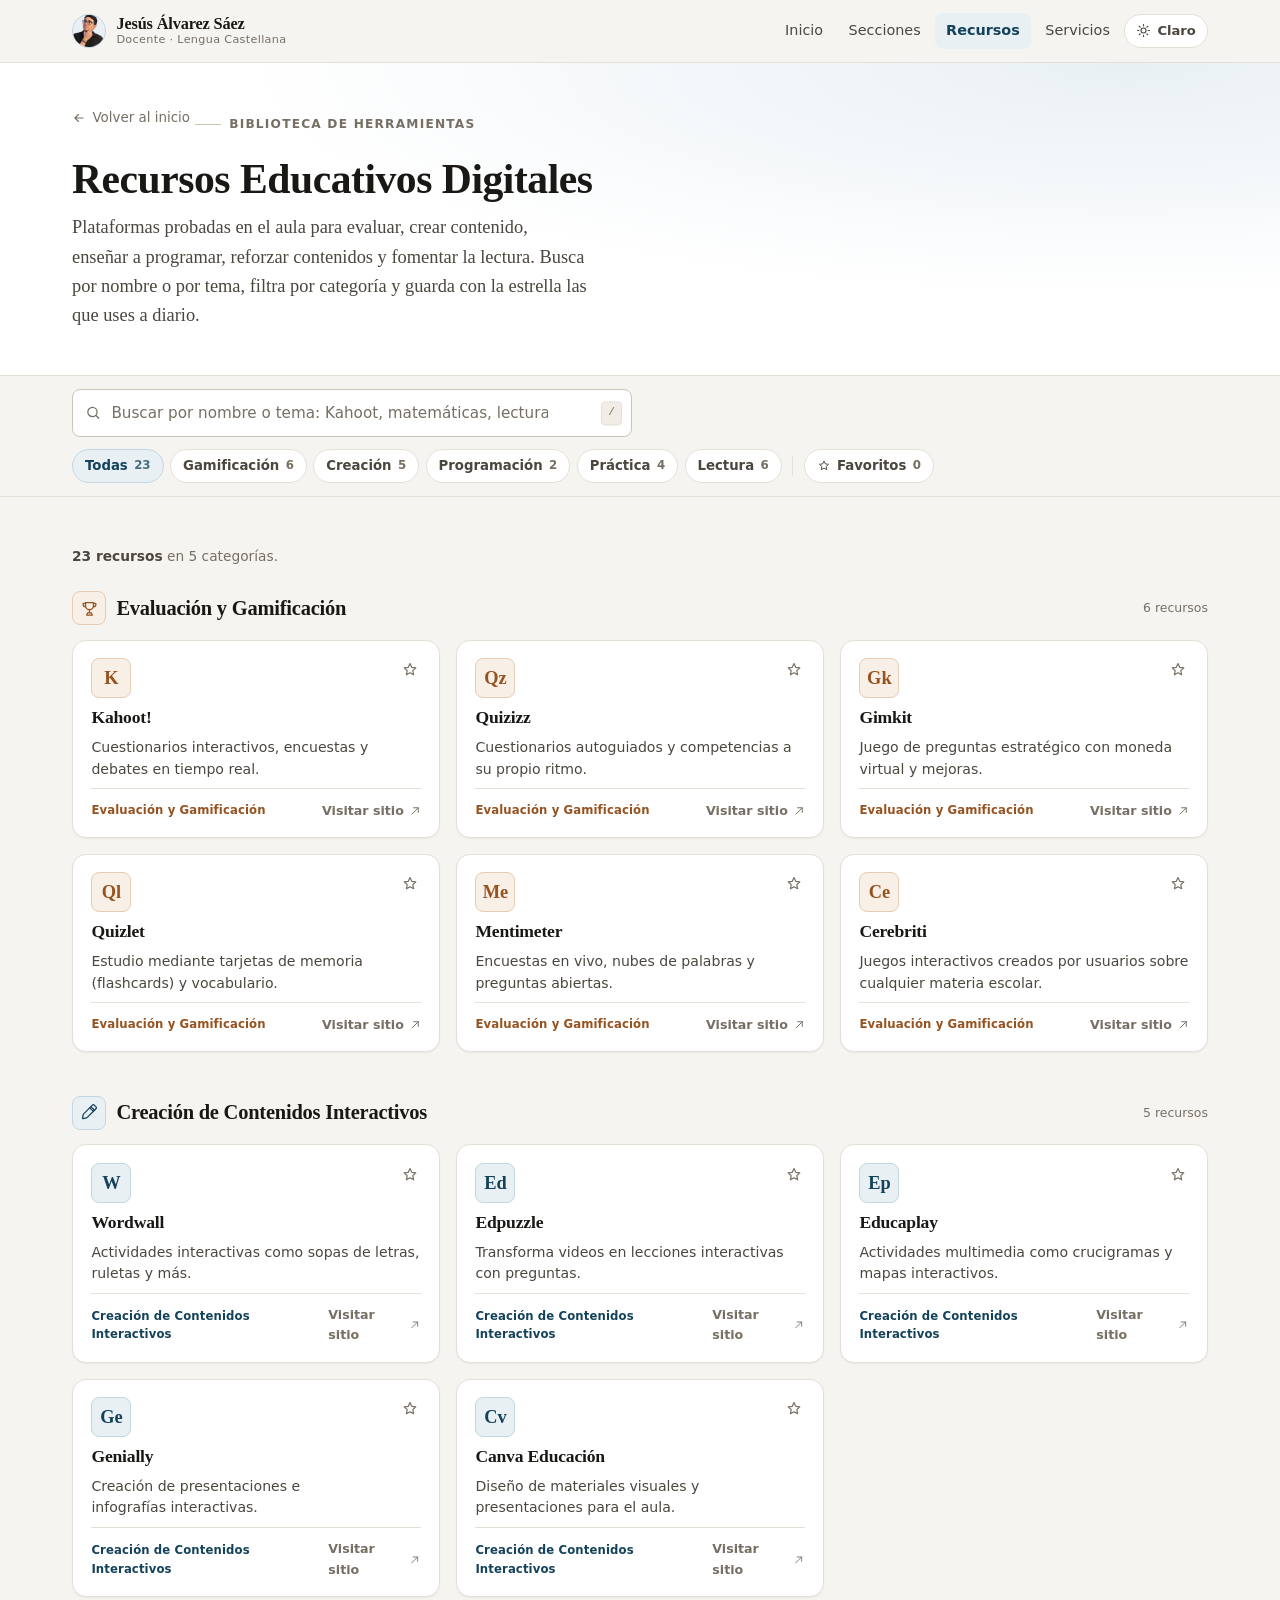
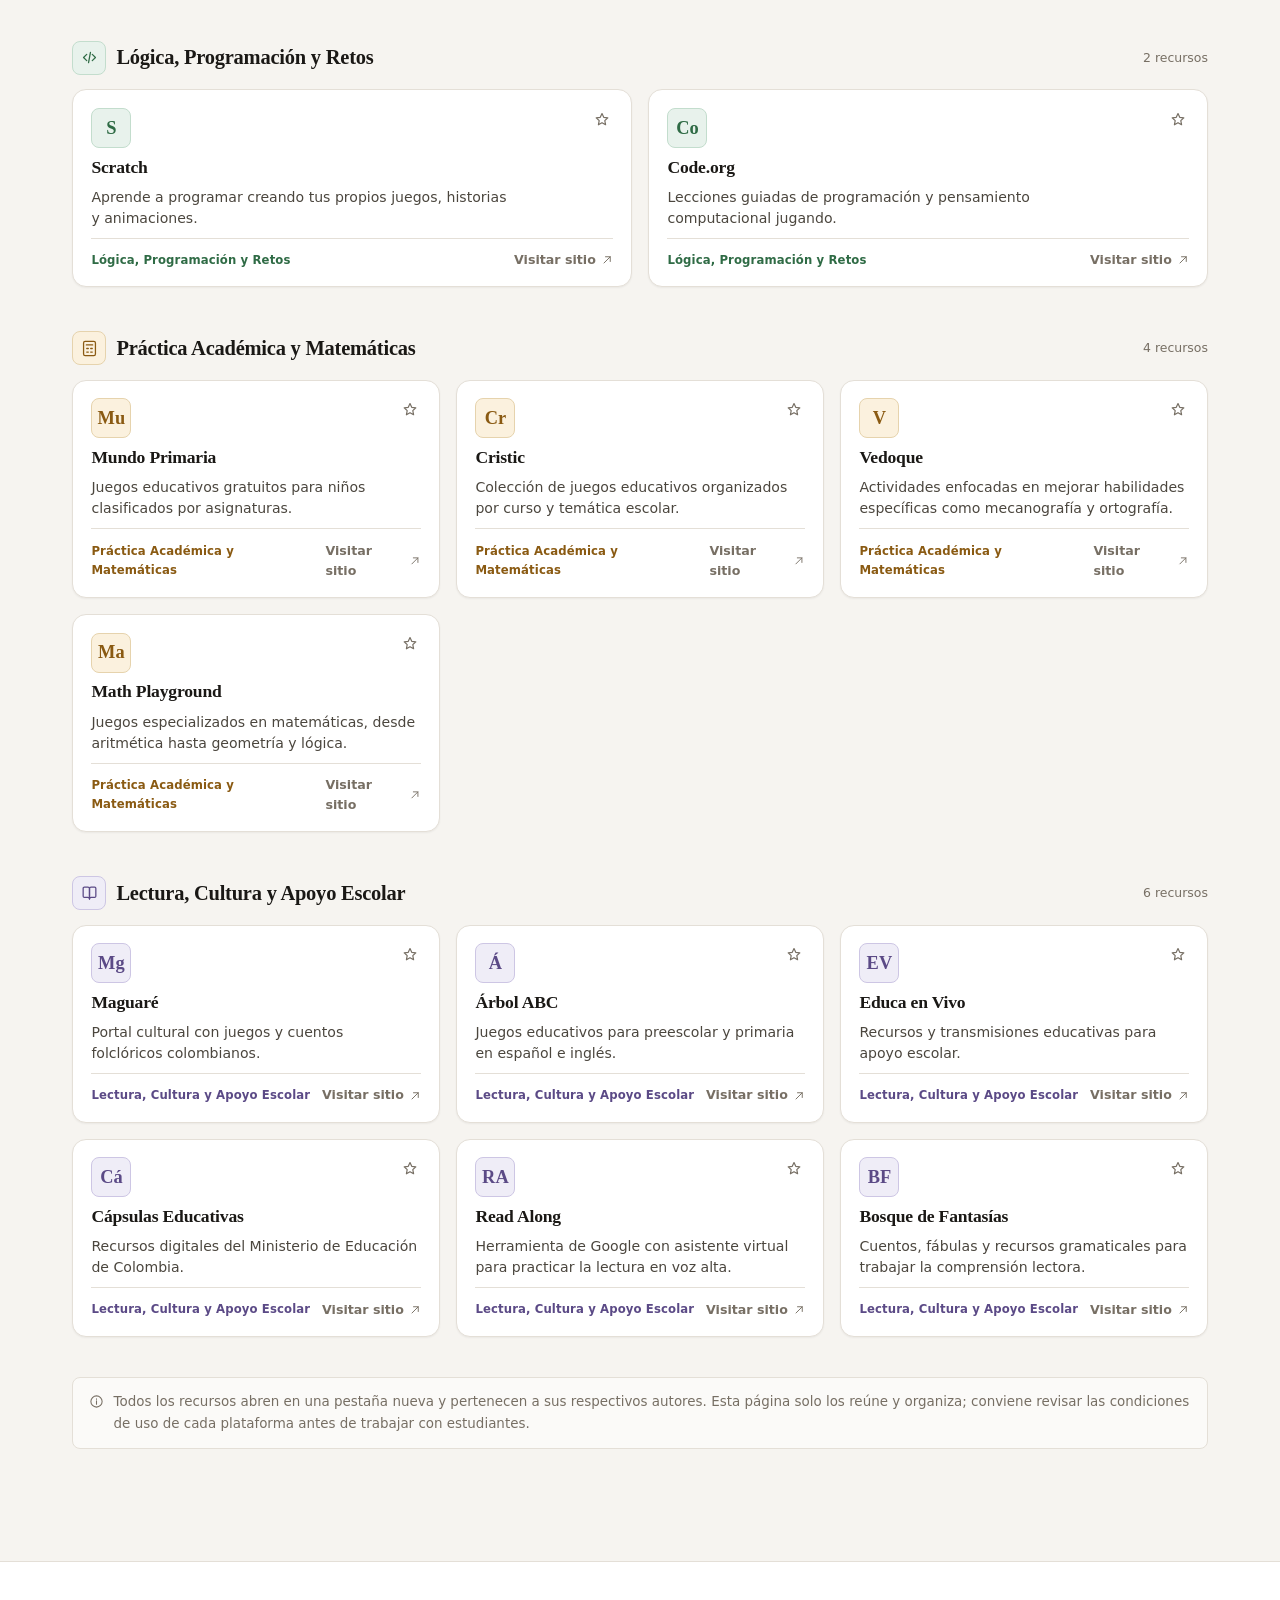
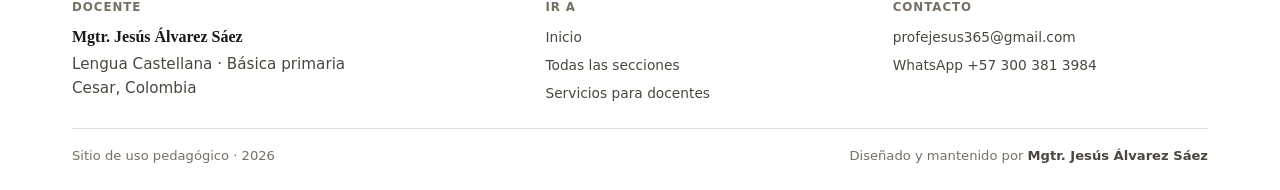
<file: recursos/index.html>
<!doctype html>
<html lang="es-CO">
  <head>
    <meta charset="UTF-8" />
    <meta name="viewport" content="width=device-width, initial-scale=1.0" />
    <meta name="color-scheme" content="light dark" />
    <meta
      name="description"
      content="Catálogo de recursos educativos digitales seleccionados para el aula: evaluación y gamificación, creación de contenidos, programación, práctica académica y lectura."
    />
    <meta name="author" content="Mgtr. Jesús Álvarez Sáez" />
    <link rel="icon" type="image/png" href="../img/avatar-64.png" />
    <title>Recursos Educativos Digitales · Mgtr. Jesús Álvarez Sáez</title>

    <link rel="stylesheet" href="../estilos/base.css" />
    <link rel="stylesheet" href="../estilos/componentes.css" />
    <link rel="stylesheet" href="../estilos/recursos.css" />

    <script>
      // Se aplica el tema antes de pintar para evitar el destello de color al cargar.
      ;(function () {
        try {
          var t = localStorage.getItem('tema')
          if (!t) t = matchMedia('(prefers-color-scheme: dark)').matches ? 'oscuro' : 'claro'
          document.documentElement.dataset.tema = t
        } catch (e) {
          document.documentElement.dataset.tema = 'claro'
        }
      })()
    </script>
  </head>

  <body>
    <a class="salto-contenido" href="#contenido">Saltar al contenido</a>

    <!-- ====================================================================
         Colección de iconos. No se dibuja: solo sirve de origen para los
         <use> que aparecen más abajo y en las tarjetas generadas.
         ==================================================================== -->
    <svg width="0" height="0" style="position: absolute" aria-hidden="true" focusable="false">
      <symbol id="ic-gamificacion" viewBox="0 0 24 24">
        <g fill="none" stroke="currentColor" stroke-width="1.6" stroke-linecap="round" stroke-linejoin="round">
          <path d="M7 4.5h10v4a5 5 0 0 1-10 0v-4Z" />
          <path d="M17 5.5h2.5a.5.5 0 0 1 .5.5v1a3 3 0 0 1-3 3" />
          <path d="M7 5.5H4.5a.5.5 0 0 0-.5.5v1a3 3 0 0 0 3 3" />
          <path d="M12 13.5V17" />
          <path d="M8.5 20.5h7l-.7-2.2a1 1 0 0 0-.95-.8h-3.7a1 1 0 0 0-.95.8l-.7 2.2Z" />
        </g>
      </symbol>

      <symbol id="ic-creacion" viewBox="0 0 24 24">
        <g fill="none" stroke="currentColor" stroke-width="1.6" stroke-linecap="round" stroke-linejoin="round">
          <path d="M13.8 4.6 4.4 14a1.5 1.5 0 0 0-.4.75L3.2 19a.6.6 0 0 0 .7.7l4.25-.8a1.5 1.5 0 0 0 .75-.4l9.4-9.4-4.5-4.5Z" />
          <path d="m13.8 4.6 1.9-1.9a1.6 1.6 0 0 1 2.3 0l2.2 2.2a1.6 1.6 0 0 1 0 2.3l-1.9 1.9" />
          <path d="m12.3 6.1 4.5 4.5" />
        </g>
      </symbol>

      <symbol id="ic-logica" viewBox="0 0 24 24">
        <g fill="none" stroke="currentColor" stroke-width="1.6" stroke-linecap="round" stroke-linejoin="round">
          <path d="m8.5 8-4 4 4 4" />
          <path d="m15.5 8 4 4-4 4" />
          <path d="m13.2 5.5-2.4 13" />
        </g>
      </symbol>

      <symbol id="ic-practica" viewBox="0 0 24 24">
        <g fill="none" stroke="currentColor" stroke-width="1.6" stroke-linecap="round" stroke-linejoin="round">
          <rect x="4.5" y="3" width="15" height="18" rx="2" />
          <path d="M8 7.5h8" />
          <path d="M8.5 12h2M13.5 12h2M8.5 16.5h2M13.5 16.5h2" />
        </g>
      </symbol>

      <symbol id="ic-lectura" viewBox="0 0 24 24">
        <g fill="none" stroke="currentColor" stroke-width="1.6" stroke-linecap="round" stroke-linejoin="round">
          <path d="M4 5.5A1.5 1.5 0 0 1 5.5 4H10a2 2 0 0 1 2 2v13a2 2 0 0 0-2-2H5.5A1.5 1.5 0 0 1 4 15.5v-10Z" />
          <path d="M20 5.5A1.5 1.5 0 0 0 18.5 4H14a2 2 0 0 0-2 2v13a2 2 0 0 1 2-2h4.5a1.5 1.5 0 0 0 1.5-1.5v-10Z" />
        </g>
      </symbol>

      <symbol id="ic-estrella" viewBox="0 0 24 24">
        <path
          d="M12 3.4l2.32 5.02 5.43.66-4.02 3.76 1.06 5.5L12 15.6l-4.79 2.74 1.06-5.5-4.02-3.76 5.43-.66L12 3.4Z"
          fill="none"
          stroke="currentColor"
          stroke-width="1.6"
          stroke-linejoin="round"
        />
      </symbol>

      <symbol id="ic-externo" viewBox="0 0 24 24">
        <g fill="none" stroke="currentColor" stroke-width="1.9" stroke-linecap="round" stroke-linejoin="round">
          <path d="M9 5.5h9.5V15" />
          <path d="M18.5 5.5 6 18" />
        </g>
      </symbol>
    </svg>

    <!-- ====================================================================
         Cabecera
         ==================================================================== -->
    <header class="cabecera">
      <div class="envoltura cabecera__interior">
        <a class="marca" href="../index.html" aria-label="Volver al inicio">
          <picture>
            <source srcset="../img/avatar-retrato.webp" type="image/webp" />
            <img class="marca__sello" src="../img/avatar-retrato.png" alt="" width="34" height="34" />
          </picture>
          <span class="marca__texto">
            <span class="marca__titulo">Jesús Álvarez Sáez</span>
            <span class="marca__sede">Docente · Lengua Castellana</span>
          </span>
        </a>

        <nav class="nav" aria-label="Navegación principal">
          <a class="nav__enlace" href="../index.html">Inicio</a>
          <a class="nav__enlace" href="../index.html#secciones">Secciones</a>
          <a class="nav__enlace" href="./index.html" aria-current="page">Recursos</a>
          <a class="nav__enlace" href="../index.html#servicios">Servicios</a>
          <button
            class="interruptor-tema"
            id="interruptor-tema"
            type="button"
            aria-pressed="false"
            title="Cambiar de tema"
          >
            <span class="interruptor-tema__icono" id="icono-tema"></span>
            <span id="etiqueta-tema">Claro</span>
          </button>
        </nav>

        <div class="nav-movil">
          <button
            class="interruptor-tema"
            id="interruptor-tema-movil"
            type="button"
            aria-pressed="false"
            title="Cambiar de tema"
          >
            <span class="interruptor-tema__icono" id="icono-tema-movil"></span>
          </button>
          <button
            class="boton-icono"
            id="boton-menu"
            type="button"
            aria-expanded="false"
            aria-controls="menu-movil"
            aria-label="Abrir menú"
          >
            <svg width="20" height="20" viewBox="0 0 24 24" fill="none" stroke="currentColor" stroke-width="1.7" stroke-linecap="round" aria-hidden="true">
              <path d="M4 7h16M4 12h16M4 17h16" />
            </svg>
          </button>
        </div>
      </div>

      <nav class="nav-desplegable" id="menu-movil" data-abierto="no" aria-label="Navegación principal">
        <a class="nav__enlace" href="../index.html">Inicio</a>
        <a class="nav__enlace" href="../index.html#secciones">Secciones</a>
        <a class="nav__enlace" href="./index.html" aria-current="page">Recursos</a>
        <a class="nav__enlace" href="../index.html#servicios">Servicios</a>
      </nav>
    </header>

    <!-- ====================================================================
         Portada
         ==================================================================== -->
    <section class="portada portada--interior">
      <div class="envoltura portada__interior">
        <div>
          <a class="migas" href="../index.html">
            <svg width="14" height="14" viewBox="0 0 24 24" fill="none" stroke="currentColor" stroke-width="1.9" stroke-linecap="round" stroke-linejoin="round" aria-hidden="true">
              <path d="M19 12H5M11 6l-6 6 6 6" />
            </svg>
            Volver al inicio
          </a>
          <p class="portada__antetitulo">Biblioteca de herramientas</p>
          <h1>Recursos Educativos Digitales</h1>
          <p class="portada__lema">
            Plataformas probadas en el aula para evaluar, crear contenido, enseñar a programar,
            reforzar contenidos y fomentar la lectura. Busca por nombre o por tema, filtra por
            categoría y guarda con la estrella las que uses a diario.
          </p>
        </div>
      </div>
    </section>

    <!-- ====================================================================
         Barra de herramientas: buscador y filtros
         ==================================================================== -->
    <div class="herramientas">
      <div class="envoltura herramientas__interior">
        <div class="campo-busqueda">
          <svg class="campo-busqueda__icono" width="17" height="17" viewBox="0 0 24 24" fill="none" stroke="currentColor" stroke-width="1.8" stroke-linecap="round" aria-hidden="true">
            <circle cx="10.5" cy="10.5" r="6.5" />
            <path d="m15.5 15.5 4 4" />
          </svg>
          <label class="solo-lectores" for="buscador">Buscar un recurso educativo</label>
          <input
            id="buscador"
            type="search"
            placeholder="Buscar por nombre o tema: Kahoot, matemáticas, lectura…"
            autocomplete="off"
            spellcheck="false"
          />
          <span class="campo-busqueda__atajo" id="atajo-busqueda">/</span>
          <button class="campo-busqueda__limpiar" id="limpiar-busqueda" type="button" hidden aria-label="Borrar la búsqueda">
            <svg width="14" height="14" viewBox="0 0 24 24" fill="none" stroke="currentColor" stroke-width="2.1" stroke-linecap="round" aria-hidden="true">
              <path d="m6 6 12 12M18 6 6 18" />
            </svg>
          </button>
        </div>

        <div class="filtros" id="filtros" role="group" aria-label="Filtrar por categoría"></div>
      </div>
    </div>

    <!-- ====================================================================
         Catálogo
         ==================================================================== -->
    <main id="contenido" class="envoltura pagina">
      <p class="contador" id="contador" role="status" aria-live="polite"></p>

      <div class="pila pila-xl" id="catalogo" style="margin-top: 1.5rem"></div>

      <div class="vacio" id="vacio" hidden>
        <svg width="26" height="26" viewBox="0 0 24 24" fill="none" stroke="currentColor" stroke-width="1.6" stroke-linecap="round" aria-hidden="true">
          <circle cx="10.5" cy="10.5" r="6.5" />
          <path d="m15.5 15.5 4 4" />
        </svg>
        <h2>Sin resultados</h2>
        <p id="vacio-texto">No hay recursos que coincidan con lo que buscas.</p>
        <button class="boton boton--contorno boton--pequeno" id="vacio-limpiar" type="button">
          Quitar los filtros
        </button>
      </div>

      <noscript>
        <div class="vacio" style="margin-top: 1.5rem">
          <h2>Activa JavaScript</h2>
          <p>El catálogo se arma en el navegador. Sin JavaScript no puede mostrarse.</p>
        </div>
      </noscript>

      <p class="aviso-externo" style="margin-top: 2.5rem">
        <svg width="15" height="15" viewBox="0 0 24 24" fill="none" stroke="currentColor" stroke-width="1.7" stroke-linecap="round" stroke-linejoin="round" aria-hidden="true">
          <circle cx="12" cy="12" r="9" />
          <path d="M12 11v5.5M12 7.8v.4" />
        </svg>
        <span>
          Todos los recursos abren en una pestaña nueva y pertenecen a sus respectivos autores.
          Esta página solo los reúne y organiza; conviene revisar las condiciones de uso de cada
          plataforma antes de trabajar con estudiantes.
        </span>
      </p>
    </main>

    <!-- ====================================================================
         Pie
         ==================================================================== -->
    <footer class="pie">
      <div class="envoltura">
        <div class="pie__interior">
          <div>
            <p class="pie__titulo">Docente</p>
            <p class="pie__nombre">Mgtr. Jesús Álvarez Sáez</p>
            <p class="guia" style="margin-top: 0.25rem">
              Lengua Castellana · Básica primaria<br />
              Cesar, Colombia
            </p>
          </div>

          <nav aria-label="Secciones">
            <p class="pie__titulo">Ir a</p>
            <ul class="pie__lista">
              <li><a href="../index.html">Inicio</a></li>
              <li><a href="../index.html#secciones">Todas las secciones</a></li>
              <li><a href="../index.html#servicios">Servicios para docentes</a></li>
            </ul>
          </nav>

          <div>
            <p class="pie__titulo">Contacto</p>
            <ul class="pie__lista">
              <li><a href="mailto:profejesus365@gmail.com">profejesus365@gmail.com</a></li>
              <li>
                <a href="https://wa.me/573003813984" target="_blank" rel="noopener noreferrer">
                  WhatsApp +57 300 381 3984
                </a>
              </li>
            </ul>
          </div>
        </div>

        <div class="pie__credito">
          <p>Sitio de uso pedagógico · <span id="anio">2026</span></p>
          <p>Diseñado y mantenido por <strong>Mgtr. Jesús Álvarez Sáez</strong></p>
        </div>
      </div>
    </footer>

    <script src="../js/comun.js"></script>
    <script src="../js/recursos-datos.js"></script>
    <script src="../js/recursos.js"></script>
  </body>
</html>
</file>
<file: estilos/base.css>
/* ==========================================================================
   BASE — variables de diseño, reinicio y tipografía
   Sitio profesional · Mgtr. Jesús Álvarez Sáez
   ==========================================================================

   Las dos paletas se definen por separado: el modo oscuro no invierte el claro,
   sino que reconstruye la escala con sus propios valores de luminancia para
   mantener el contraste AA en texto y en bordes.

   Tipografía: pareja serif + sans del sistema. Sin fuentes remotas, para que la
   página cargue igual de rápido con o sin conexión.
   ========================================================================== */

:root {
  /* --- Superficies y texto (modo claro) --- */
  --fondo: #f6f4f0;
  --fondo-velo: rgba(246, 244, 240, 0.86);
  --superficie: #ffffff;
  --superficie-2: #fbfaf8;
  --superficie-3: #f1ede6;
  --borde: #e4dfd7;
  --borde-fuerte: #cbc4b7;
  --texto: #1a1815;
  --texto-2: #4b463e;
  --texto-3: #776f64;

  /* --- Color institucional y acento --- */
  --marca: #14425a;
  --marca-viva: #1b587a;
  --marca-suave: #e9f0f4;
  --marca-borde: #c2d7e2;
  --acento: #96521f;
  --acento-suave: #f8efe6;
  --acento-borde: #e3cdb6;

  /* --- Semánticos --- */
  --exito: #2f6b45;
  --exito-suave: #e8f2ec;
  --aviso: #8a5a12;
  --aviso-suave: #fbf1de;
  --sombra-1: 0 1px 2px rgba(26, 24, 21, 0.05);
  --sombra-2: 0 2px 4px rgba(26, 24, 21, 0.05), 0 8px 20px rgba(26, 24, 21, 0.05);
  --sombra-3: 0 4px 10px rgba(26, 24, 21, 0.07), 0 18px 40px rgba(26, 24, 21, 0.08);

  /* --- Tipografía --- */
  --serif: Georgia, "Iowan Old Style", "Palatino Linotype", "Times New Roman", serif;
  --sans: system-ui, -apple-system, "Segoe UI", Roboto, "Helvetica Neue", Arial, sans-serif;
  --mono: ui-monospace, "Cascadia Mono", "Segoe UI Mono", Consolas, monospace;

  /* --- Métrica --- */
  --radio-s: 4px;
  --radio: 8px;
  --radio-l: 14px;
  --ancho: 1200px;
  --ancho-lectura: 74ch;
  --transicion: 160ms cubic-bezier(0.2, 0, 0.2, 1);
}

:root[data-tema='oscuro'] {
  --fondo: #121517;
  --fondo-velo: rgba(18, 21, 23, 0.86);
  --superficie: #191d20;
  --superficie-2: #1f2428;
  --superficie-3: #262c31;
  --borde: #2d3438;
  --borde-fuerte: #414a50;
  --texto: #eae7e2;
  --texto-2: #bab4ab;
  --texto-3: #8d867d;

  --marca: #74b4d1;
  --marca-viva: #92c9e3;
  --marca-suave: #16313d;
  --marca-borde: #27505f;
  --acento: #d99c62;
  --acento-suave: #2f2419;
  --acento-borde: #55402c;

  --exito: #74c295;
  --exito-suave: #1a2c22;
  --aviso: #d9b06a;
  --aviso-suave: #2e2718;
  --sombra-1: 0 1px 2px rgba(0, 0, 0, 0.4);
  --sombra-2: 0 2px 4px rgba(0, 0, 0, 0.35), 0 8px 20px rgba(0, 0, 0, 0.3);
  --sombra-3: 0 4px 10px rgba(0, 0, 0, 0.4), 0 18px 40px rgba(0, 0, 0, 0.4);
}

/* --------------------------------------------------------------------------
   Reinicio
   -------------------------------------------------------------------------- */
*,
*::before,
*::after {
  box-sizing: border-box;
}

* {
  margin: 0;
}

html {
  -webkit-text-size-adjust: 100%;
  scroll-behavior: smooth;
  /* La cabecera fija no debe tapar el título de la sección a la que se salta. */
  scroll-padding-top: 78px;
}

body {
  background: var(--fondo);
  color: var(--texto);
  font-family: var(--sans);
  font-size: 16px;
  line-height: 1.6;
  min-height: 100vh;
  -webkit-font-smoothing: antialiased;
  text-rendering: optimizeLegibility;
}

img,
picture,
svg {
  display: block;
  max-width: 100%;
}

/* El navegador oculta [hidden] con `display: none`, pero cualquier clase que
   fije su propio `display` gana por especificidad. Esta regla devuelve al
   atributo la última palabra, que es de lo que dependen los filtros. */
[hidden] {
  display: none !important;
}

button,
input,
select,
textarea {
  font: inherit;
  color: inherit;
}

ul,
ol {
  padding-left: 1.25rem;
}

a {
  color: var(--marca);
  text-underline-offset: 3px;
  text-decoration-thickness: 1px;
}

a:hover {
  color: var(--marca-viva);
}

/* --------------------------------------------------------------------------
   Accesibilidad
   -------------------------------------------------------------------------- */
:focus-visible {
  outline: 2px solid var(--marca);
  outline-offset: 2px;
  border-radius: 3px;
}

.salto-contenido {
  position: absolute;
  left: -9999px;
  top: 0;
  z-index: 100;
  background: var(--marca);
  color: #fff;
  padding: 0.7rem 1.2rem;
  border-radius: 0 0 var(--radio) 0;
  font-weight: 600;
}

.salto-contenido:focus {
  left: 0;
}

.solo-lectores {
  position: absolute;
  width: 1px;
  height: 1px;
  padding: 0;
  overflow: hidden;
  clip: rect(0, 0, 0, 0);
  white-space: nowrap;
  border: 0;
}

@media (prefers-reduced-motion: reduce) {
  html {
    scroll-behavior: auto;
  }
  *,
  *::before,
  *::after {
    animation-duration: 0.01ms !important;
    animation-iteration-count: 1 !important;
    transition-duration: 0.01ms !important;
  }
}

/* --------------------------------------------------------------------------
   Tipografía
   -------------------------------------------------------------------------- */
h1,
h2,
h3,
h4 {
  font-family: var(--serif);
  font-weight: 600;
  line-height: 1.22;
  letter-spacing: -0.011em;
  color: var(--texto);
  text-wrap: balance;
}

h1 {
  font-size: clamp(1.75rem, 1.2rem + 2.1vw, 2.6rem);
}
h2 {
  font-size: clamp(1.35rem, 1.1rem + 1.1vw, 1.75rem);
}
h3 {
  font-size: 1.16rem;
}
h4 {
  font-size: 1rem;
}

p {
  text-wrap: pretty;
}

.sup {
  font-family: var(--sans);
  font-size: 0.72rem;
  font-weight: 650;
  letter-spacing: 0.09em;
  text-transform: uppercase;
  color: var(--texto-3);
}

.guia {
  color: var(--texto-2);
  font-size: 0.95rem;
}

.destacado {
  font-family: var(--serif);
  font-size: 1.09rem;
  line-height: 1.62;
  color: var(--texto-2);
}

/* --------------------------------------------------------------------------
   Estructura general
   -------------------------------------------------------------------------- */
.envoltura {
  width: 100%;
  max-width: var(--ancho);
  margin-inline: auto;
  padding-inline: clamp(1rem, 4vw, 2rem);
}

.pagina {
  padding-block: clamp(1.75rem, 4vw, 3rem) 4rem;
  min-height: 60vh;
}

.pila {
  display: flex;
  flex-direction: column;
}
.pila-s > * + * {
  margin-top: 0.5rem;
}
.pila-m > * + * {
  margin-top: 1rem;
}
.pila-l > * + * {
  margin-top: 1.75rem;
}
.pila-xl > * + * {
  margin-top: 2.75rem;
}

.fila {
  display: flex;
  align-items: center;
  gap: 0.6rem;
  flex-wrap: wrap;
}

/* --------------------------------------------------------------------------
   Animaciones discretas
   -------------------------------------------------------------------------- */
@keyframes aparecer {
  from {
    opacity: 0;
    transform: translateY(7px);
  }
  to {
    opacity: 1;
    transform: none;
  }
}

.aparece {
  animation: aparecer 320ms cubic-bezier(0.2, 0, 0.2, 1) both;
}

@keyframes latir {
  0%,
  100% {
    opacity: 0.55;
  }
  50% {
    opacity: 1;
  }
}
</file>
<file: estilos/componentes.css>
/* ==========================================================================
   COMPONENTES — interfaz de pantalla
   Sitio profesional · Mgtr. Jesús Álvarez Sáez
   ========================================================================== */

/* --------------------------------------------------------------------------
   Encabezado y navegación
   -------------------------------------------------------------------------- */
.cabecera {
  position: sticky;
  top: 0;
  z-index: 40;
  background: var(--fondo-velo);
  backdrop-filter: saturate(1.5) blur(10px);
  border-bottom: 1px solid var(--borde);
}

.cabecera__interior {
  display: flex;
  align-items: center;
  gap: 1rem;
  min-height: 62px;
}

.marca {
  display: flex;
  align-items: center;
  gap: 0.65rem;
  text-decoration: none;
  color: inherit;
  padding: 0.25rem;
  margin: -0.25rem;
  border-radius: var(--radio);
}

.marca__sello {
  width: 34px;
  height: 34px;
  border-radius: 50%;
  object-fit: cover;
  background: var(--marca-suave);
  border: 1px solid var(--marca-borde);
  flex: none;
}

.marca__texto {
  display: flex;
  flex-direction: column;
  line-height: 1.15;
}

.marca__titulo {
  font-family: var(--serif);
  font-size: 1.02rem;
  font-weight: 600;
  letter-spacing: -0.01em;
}

.marca__sede {
  font-size: 0.7rem;
  color: var(--texto-3);
  letter-spacing: 0.03em;
}

.nav {
  display: flex;
  align-items: center;
  gap: 0.15rem;
  margin-left: auto;
}

.nav__enlace {
  padding: 0.42rem 0.72rem;
  border-radius: var(--radio);
  text-decoration: none;
  color: var(--texto-2);
  font-size: 0.9rem;
  font-weight: 500;
  transition: background var(--transicion), color var(--transicion);
  white-space: nowrap;
}

.nav__enlace:hover {
  background: var(--superficie-3);
  color: var(--texto);
}

.nav__enlace[aria-current='page'] {
  color: var(--marca);
  background: var(--marca-suave);
  font-weight: 600;
}

.interruptor-tema {
  display: inline-flex;
  align-items: center;
  gap: 0.4rem;
  background: var(--superficie);
  border: 1px solid var(--borde);
  color: var(--texto-2);
  border-radius: 999px;
  padding: 0.34rem 0.7rem;
  cursor: pointer;
  font-size: 0.82rem;
  font-weight: 550;
  transition: border-color var(--transicion), background var(--transicion),
    color var(--transicion);
}

.interruptor-tema:hover {
  border-color: var(--borde-fuerte);
  color: var(--texto);
}

.interruptor-tema__icono {
  display: inline-flex;
  line-height: 1;
}

/* Menú compacto en móvil */
.nav-movil {
  display: none;
}

.nav-desplegable {
  display: none;
}

@media (max-width: 900px) {
  .nav {
    display: none;
  }
  .nav-movil {
    display: flex;
    margin-left: auto;
    gap: 0.4rem;
  }
  .nav-desplegable[data-abierto='si'] {
    display: grid;
    border-top: 1px solid var(--borde);
    background: var(--superficie);
    padding: 0.5rem clamp(1rem, 4vw, 2rem) 0.8rem;
    gap: 0.15rem;
  }
  .nav-desplegable .nav__enlace {
    padding: 0.6rem 0.75rem;
  }
  .marca__sede {
    display: none;
  }
}

.boton-icono {
  display: inline-flex;
  align-items: center;
  justify-content: center;
  width: 36px;
  height: 36px;
  border-radius: var(--radio);
  border: 1px solid var(--borde);
  background: var(--superficie);
  color: var(--texto-2);
  cursor: pointer;
  transition: border-color var(--transicion), color var(--transicion);
}

.boton-icono:hover {
  border-color: var(--borde-fuerte);
  color: var(--texto);
}

/* --------------------------------------------------------------------------
   Botones
   -------------------------------------------------------------------------- */
.boton {
  display: inline-flex;
  align-items: center;
  justify-content: center;
  gap: 0.5rem;
  padding: 0.6rem 1.05rem;
  border-radius: var(--radio);
  border: 1px solid transparent;
  font-size: 0.92rem;
  font-weight: 600;
  cursor: pointer;
  text-decoration: none;
  transition: background var(--transicion), border-color var(--transicion),
    color var(--transicion), transform var(--transicion);
}

.boton:active {
  transform: translateY(1px);
}

.boton--principal {
  background: var(--marca);
  color: #fff;
  border-color: var(--marca);
}

:root[data-tema='oscuro'] .boton--principal {
  color: #0d1417;
}

.boton--principal:hover {
  background: var(--marca-viva);
  border-color: var(--marca-viva);
  color: #fff;
}

:root[data-tema='oscuro'] .boton--principal:hover {
  color: #0d1417;
}

.boton--contorno {
  background: var(--superficie);
  border-color: var(--borde-fuerte);
  color: var(--texto);
}

.boton--contorno:hover {
  border-color: var(--marca);
  color: var(--marca);
}

.boton--sutil {
  background: transparent;
  border-color: transparent;
  color: var(--texto-2);
  padding-inline: 0.6rem;
}

.boton--sutil:hover {
  background: var(--superficie-3);
  color: var(--texto);
}

.boton--pequeno {
  padding: 0.38rem 0.72rem;
  font-size: 0.84rem;
}

/* --------------------------------------------------------------------------
   Distintivos
   -------------------------------------------------------------------------- */
.distintivo {
  display: inline-flex;
  align-items: center;
  gap: 0.32rem;
  padding: 0.16rem 0.55rem;
  border-radius: 999px;
  font-size: 0.74rem;
  font-weight: 600;
  letter-spacing: 0.01em;
  border: 1px solid transparent;
  white-space: nowrap;
}

.distintivo--neutro {
  background: var(--superficie-3);
  color: var(--texto-3);
  border-color: var(--borde);
}

.distintivo--marca {
  background: var(--marca-suave);
  color: var(--marca);
  border-color: var(--marca-borde);
}

.distintivo--acento {
  background: var(--acento-suave);
  color: var(--acento);
  border-color: var(--acento-borde);
}

/* --------------------------------------------------------------------------
   Tarjetas y rejillas
   -------------------------------------------------------------------------- */
.tarjeta {
  background: var(--superficie);
  border: 1px solid var(--borde);
  border-radius: var(--radio-l);
  padding: 1.25rem;
  box-shadow: var(--sombra-1);
}

.rejilla {
  display: grid;
  gap: 1rem;
}

.rejilla--2 {
  grid-template-columns: repeat(auto-fit, minmax(min(100%, 280px), 1fr));
}

.rejilla--3 {
  grid-template-columns: repeat(auto-fit, minmax(min(100%, 290px), 1fr));
}

.rejilla--4 {
  grid-template-columns: repeat(auto-fit, minmax(min(100%, 190px), 1fr));
}

/* --------------------------------------------------------------------------
   Portada
   -------------------------------------------------------------------------- */
.portada {
  border-bottom: 1px solid var(--borde);
  background:
    radial-gradient(120% 130% at 88% 0%, var(--marca-suave) 0%, transparent 58%),
    var(--superficie);
}

.portada__interior {
  display: grid;
  grid-template-columns: minmax(0, 1.55fr) minmax(0, 0.9fr);
  gap: clamp(1.5rem, 4vw, 3.5rem);
  align-items: center;
  padding-block: clamp(2.25rem, 5vw, 4rem);
}

.portada__antetitulo {
  display: inline-flex;
  align-items: center;
  gap: 0.5rem;
  color: var(--texto-3);
  font-size: 0.76rem;
  font-weight: 650;
  letter-spacing: 0.1em;
  text-transform: uppercase;
}

.portada__antetitulo::before {
  content: '';
  width: 26px;
  height: 1px;
  background: var(--borde-fuerte);
}

.portada h1 {
  margin-block: 0.7rem 0.5rem;
}

.portada__cargo {
  font-family: var(--serif);
  font-size: clamp(1.02rem, 0.95rem + 0.35vw, 1.2rem);
  color: var(--marca);
  font-weight: 600;
  margin-bottom: 0.85rem;
}

.portada__lema {
  font-family: var(--serif);
  font-size: clamp(1rem, 0.94rem + 0.3vw, 1.15rem);
  line-height: 1.6;
  color: var(--texto-2);
  max-width: 56ch;
}

.portada__acciones {
  display: flex;
  gap: 0.6rem;
  flex-wrap: wrap;
  margin-top: 1.5rem;
}

.portada__sello-lista {
  display: flex;
  flex-wrap: wrap;
  gap: 0.4rem;
  margin-top: 1.5rem;
}

.portada__figura {
  position: relative;
  justify-self: center;
  width: min(100%, 300px);
  margin: 0;
}

.portada__avatar {
  width: 100%;
  border-radius: var(--radio-l);
  background: linear-gradient(170deg, var(--marca-suave), var(--superficie-3));
  border: 1px solid var(--borde);
  animation: aparecer 600ms cubic-bezier(0.2, 0, 0.2, 1) both;
}

.portada__credencial {
  position: absolute;
  left: 50%;
  bottom: -14px;
  transform: translateX(-50%);
  background: var(--superficie);
  border: 1px solid var(--borde);
  box-shadow: var(--sombra-2);
  border-radius: 999px;
  padding: 0.4rem 0.9rem;
  font-size: 0.78rem;
  font-weight: 600;
  color: var(--texto-2);
  white-space: nowrap;
}

@media (max-width: 880px) {
  .portada__interior {
    grid-template-columns: 1fr;
  }
  .portada__figura {
    order: -1;
    width: min(100%, 210px);
  }
}

/* --------------------------------------------------------------------------
   Cabeza de sección
   -------------------------------------------------------------------------- */
.seccion__cabeza {
  display: flex;
  align-items: flex-end;
  justify-content: space-between;
  gap: 1rem;
  flex-wrap: wrap;
  margin-bottom: 1.1rem;
}

.seccion__cabeza h2 {
  margin-bottom: 0.25rem;
}

/* --------------------------------------------------------------------------
   Accesos principales — las seis secciones del sitio
   -------------------------------------------------------------------------- */
.acceso {
  position: relative;
  display: flex;
  flex-direction: column;
  gap: 0.55rem;
  padding: 1.35rem 1.35rem 1.2rem;
  background: var(--superficie);
  border: 1px solid var(--borde);
  border-radius: var(--radio-l);
  box-shadow: var(--sombra-1);
  text-decoration: none;
  color: inherit;
  transition: border-color var(--transicion), box-shadow var(--transicion),
    transform var(--transicion);
}

.acceso::before {
  content: '';
  position: absolute;
  inset: 0 auto 0 0;
  width: 3px;
  border-radius: var(--radio-l) 0 0 var(--radio-l);
  background: var(--marca);
  opacity: 0;
  transition: opacity var(--transicion);
}

.acceso__icono {
  display: inline-flex;
  align-items: center;
  justify-content: center;
  width: 42px;
  height: 42px;
  border-radius: var(--radio);
  background: var(--marca-suave);
  border: 1px solid var(--marca-borde);
  color: var(--marca);
  flex: none;
}

.acceso__nombre {
  font-family: var(--serif);
  font-size: 1.22rem;
  font-weight: 600;
  line-height: 1.25;
}

.acceso__texto {
  font-size: 0.89rem;
  color: var(--texto-2);
  line-height: 1.55;
}

.acceso__pie {
  display: flex;
  align-items: center;
  justify-content: space-between;
  gap: 0.6rem;
  margin-top: auto;
  padding-top: 0.7rem;
  border-top: 1px solid var(--borde);
}

.acceso__ir {
  display: inline-flex;
  align-items: center;
  gap: 0.35rem;
  font-size: 0.83rem;
  font-weight: 600;
  color: var(--marca);
}

.acceso__ir svg {
  transition: transform var(--transicion);
}

/* --- Estado activo: el enlace ya está configurado en enlaces.txt --- */
.acceso[data-estado='activo']:hover {
  border-color: var(--borde-fuerte);
  box-shadow: var(--sombra-2);
  transform: translateY(-2px);
}

.acceso[data-estado='activo']:hover::before {
  opacity: 1;
}

.acceso[data-estado='activo']:hover .acceso__ir svg {
  transform: translateX(3px);
}

/* --- Estado pendiente: aún sin enlace, no navega a ninguna parte --- */
.acceso[data-estado='pendiente'] {
  cursor: default;
  background: var(--superficie-2);
  border-style: dashed;
  box-shadow: none;
}

.acceso[data-estado='pendiente'] .acceso__icono {
  background: var(--superficie-3);
  border-color: var(--borde);
  color: var(--texto-3);
}

.acceso[data-estado='pendiente'] .acceso__nombre,
.acceso[data-estado='pendiente'] .acceso__texto {
  color: var(--texto-3);
}

.acceso[data-estado='pendiente'] .acceso__ir {
  display: none;
}

/* --------------------------------------------------------------------------
   Panel de servicios — la invitación a contactar
   -------------------------------------------------------------------------- */
.panel-servicios {
  position: relative;
  overflow: hidden;
  border: 1px solid var(--acento-borde);
  border-radius: var(--radio-l);
  background:
    radial-gradient(105% 140% at 100% 0%, var(--acento-suave) 0%, transparent 62%),
    var(--superficie);
  box-shadow: var(--sombra-2);
  padding: clamp(1.5rem, 3.5vw, 2.5rem);
}

.panel-servicios__antetitulo {
  display: inline-flex;
  align-items: center;
  gap: 0.45rem;
  color: var(--acento);
  font-size: 0.74rem;
  font-weight: 700;
  letter-spacing: 0.09em;
  text-transform: uppercase;
  margin-bottom: 0.7rem;
}

.panel-servicios h2 {
  max-width: 22ch;
}

.panel-servicios__texto {
  font-family: var(--serif);
  font-size: 1.05rem;
  line-height: 1.62;
  color: var(--texto-2);
  max-width: 62ch;
  margin-top: 0.7rem;
}

.panel-servicios__lista {
  list-style: none;
  padding: 0;
  margin: 1.25rem 0 0;
  display: grid;
  /* Seis puntos: en pantalla ancha caben en dos filas de tres, sin huérfanos. */
  grid-template-columns: repeat(auto-fit, minmax(min(100%, 300px), 1fr));
  gap: 0.6rem 1.75rem;
}

.panel-servicios__lista li {
  display: flex;
  align-items: flex-start;
  gap: 0.55rem;
  font-size: 0.92rem;
  color: var(--texto-2);
}

.panel-servicios__lista svg {
  flex: none;
  margin-top: 0.28rem;
  color: var(--acento);
}

.panel-servicios__contacto {
  display: flex;
  flex-wrap: wrap;
  gap: 0.6rem;
  margin-top: 1.6rem;
}

.boton--wasap {
  background: var(--acento);
  border-color: var(--acento);
  color: #fff;
}

:root[data-tema='oscuro'] .boton--wasap {
  color: #1f1509;
}

.boton--wasap:hover {
  background: #a85d24;
  border-color: #a85d24;
  color: #fff;
}

:root[data-tema='oscuro'] .boton--wasap:hover {
  background: #e6ac74;
  border-color: #e6ac74;
  color: #1f1509;
}

/* --------------------------------------------------------------------------
   Perfil — tres notas breves sobre el trabajo del docente
   -------------------------------------------------------------------------- */
.nota {
  display: flex;
  flex-direction: column;
  gap: 0.5rem;
}

.nota__sello {
  display: inline-flex;
  align-items: center;
  gap: 0.45rem;
  font-size: 0.74rem;
  font-weight: 700;
  letter-spacing: 0.07em;
  text-transform: uppercase;
  color: var(--marca);
}

/* --------------------------------------------------------------------------
   Pie de página
   -------------------------------------------------------------------------- */
.pie {
  border-top: 1px solid var(--borde);
  background: var(--superficie);
  margin-top: 3rem;
}

.pie__interior {
  display: grid;
  grid-template-columns: minmax(0, 1.4fr) repeat(2, minmax(0, 1fr));
  gap: 2rem;
  padding-block: 2.25rem 1.5rem;
}

.pie__titulo {
  font-size: 0.74rem;
  font-weight: 700;
  letter-spacing: 0.08em;
  text-transform: uppercase;
  color: var(--texto-3);
  margin-bottom: 0.6rem;
}

.pie__nombre {
  font-family: var(--serif);
  font-weight: 600;
  line-height: 1.35;
}

.pie__lista {
  list-style: none;
  padding: 0;
  margin: 0;
  display: grid;
  gap: 0.35rem;
  font-size: 0.86rem;
}

.pie__lista a {
  color: var(--texto-2);
  text-decoration: none;
}

.pie__lista a:hover {
  color: var(--marca);
  text-decoration: underline;
}

.pie__lista li span {
  color: var(--texto-3);
}

.pie__credito {
  border-top: 1px solid var(--borde);
  padding-block: 1rem 1.5rem;
  display: flex;
  justify-content: space-between;
  gap: 1rem;
  flex-wrap: wrap;
  font-size: 0.82rem;
  color: var(--texto-3);
}

.pie__credito strong {
  color: var(--texto-2);
  font-weight: 650;
}

@media (max-width: 760px) {
  .pie__interior {
    grid-template-columns: 1fr;
    gap: 1.5rem;
  }
}
</file>
<file: estilos/academia.css>
/* ==========================================================================
   ACADEMIA CODE — componentes propios de esta página
   Se apoya en base.css y componentes.css: aquí solo va lo que no existe allí.
   ========================================================================== */

/* --------------------------------------------------------------------------
   Portada compacta (mismo patrón que la página de Recursos)
   -------------------------------------------------------------------------- */
.portada--interior .portada__interior {
  grid-template-columns: minmax(0, 1fr);
  padding-block: clamp(1.75rem, 4vw, 2.75rem);
  gap: 0;
}

.migas {
  display: inline-flex;
  align-items: center;
  gap: 0.4rem;
  font-size: 0.84rem;
  color: var(--texto-3);
  text-decoration: none;
  margin-bottom: 0.9rem;
}

.migas:hover {
  color: var(--marca);
}

.migas svg {
  transition: transform var(--transicion);
}

.migas:hover svg {
  transform: translateX(-2px);
}

/* --------------------------------------------------------------------------
   Distintivo «alerta», con punto parpadeante
   -------------------------------------------------------------------------- */
.distintivo--alerta {
  background: var(--acento-suave);
  color: var(--acento);
  border-color: var(--acento-borde);
}

.distintivo--alerta::before {
  content: '';
  width: 6px;
  height: 6px;
  border-radius: 50%;
  background: currentColor;
  animation: parpadeo 1.4s ease-in-out infinite;
}

@keyframes parpadeo {
  0%,
  100% {
    opacity: 1;
  }
  50% {
    opacity: 0.25;
  }
}

@media (prefers-reduced-motion: reduce) {
  .distintivo--alerta::before {
    animation: none;
  }
}

/* --------------------------------------------------------------------------
   Columna centrada de la narrativa

   Agrupa el panel de transmisión, los botones de entrada y el aviso final
   bajo un mismo ancho, más generoso que el de lectura de --ancho-lectura
   para aprovechar el espacio de la página sin perder la lectura cómoda del
   texto en serif de dentro del panel.
   -------------------------------------------------------------------------- */
.columna-narrativa {
  max-width: 900px;
  margin-inline: auto;
}

/* --------------------------------------------------------------------------
   Panel de transmisión (cuerpo de la narrativa)
   -------------------------------------------------------------------------- */
.panel-transmision {
  position: relative;
  padding: clamp(1.5rem, 3.5vw, 2.25rem);
  border: 1px solid var(--borde);
  border-left: 3px solid var(--acento);
  border-radius: var(--radio-l);
  background: var(--superficie);
  box-shadow: var(--sombra-1);
}

.panel-transmision__cabecera {
  display: flex;
  align-items: center;
  gap: 0.5rem;
  margin-bottom: 1rem;
  font-family: var(--mono);
  font-size: 0.76rem;
  font-weight: 600;
  letter-spacing: 0.06em;
  text-transform: uppercase;
  color: var(--acento);
}

.panel-transmision p + p {
  margin-top: 1rem;
}

.panel-transmision p {
  font-family: var(--serif);
  font-size: clamp(1rem, 0.95rem + 0.25vw, 1.08rem);
  line-height: 1.72;
  color: var(--texto-2);
}

.panel-transmision strong {
  color: var(--texto);
}

/* --------------------------------------------------------------------------
   Bloque de código: siglas de N.E.U.R.O.N.
   -------------------------------------------------------------------------- */
.bloque-codigo {
  margin-top: 1.75rem;
  padding: 1.1rem 1.25rem;
  border: 1px solid var(--borde);
  border-radius: var(--radio);
  background: var(--superficie-2);
  font-family: var(--mono);
  font-size: 0.84rem;
  line-height: 1.85;
  color: var(--texto-2);
  overflow-x: auto;
}

.bloque-codigo .letra {
  color: var(--acento);
  font-weight: 700;
}

/* --------------------------------------------------------------------------
   Botones de entrada
   -------------------------------------------------------------------------- */
.entradas {
  display: grid;
  grid-template-columns: repeat(auto-fit, minmax(min(100%, 240px), 1fr));
  gap: 1rem;
  margin-top: 2.25rem;
}

.entrada {
  display: flex;
  flex-direction: column;
  align-items: center;
  gap: 0.6rem;
  padding: 1.5rem 1.25rem;
  border: 1px solid var(--borde);
  border-radius: var(--radio-l);
  background: var(--superficie);
  text-align: center;
}

.entrada .boton {
  width: 100%;
}

.entrada[data-estado='pendiente'] .boton {
  pointer-events: none;
  opacity: 0.55;
}

.entrada__ayuda {
  font-size: 0.78rem;
  color: var(--texto-3);
}
</file>
<file: estilos/recursos.css>
/* ==========================================================================
   RECURSOS EDUCATIVOS DIGITALES — componentes propios de esta página
   Se apoya en base.css y componentes.css: aquí solo va lo que no existe allí.
   ========================================================================== */

/* --------------------------------------------------------------------------
   Tono por categoría

   Cinco colores desaturados, tomados de la misma familia que la paleta del
   sitio para que la página no se vuelva un semáforo. Cada tarjeta hereda su
   tono a través de la variable --tono, así que basta con etiquetar el
   contenedor con data-cat para que se tiña entera.
   -------------------------------------------------------------------------- */
[data-cat='gamificacion'] {
  --tono: #96521f;
  --tono-suave: #f8efe6;
  --tono-borde: #e3cdb6;
}
[data-cat='creacion'] {
  --tono: #14425a;
  --tono-suave: #e9f0f4;
  --tono-borde: #c2d7e2;
}
[data-cat='logica'] {
  --tono: #2f6b45;
  --tono-suave: #e8f2ec;
  --tono-borde: #c3ddcd;
}
[data-cat='practica'] {
  --tono: #8a5a12;
  --tono-suave: #fbf1de;
  --tono-borde: #e6d3ad;
}
[data-cat='lectura'] {
  --tono: #5b4a86;
  --tono-suave: #efedf7;
  --tono-borde: #cdc6e4;
}

:root[data-tema='oscuro'] [data-cat='gamificacion'] {
  --tono: #d99c62;
  --tono-suave: #2f2419;
  --tono-borde: #55402c;
}
:root[data-tema='oscuro'] [data-cat='creacion'] {
  --tono: #74b4d1;
  --tono-suave: #16313d;
  --tono-borde: #27505f;
}
:root[data-tema='oscuro'] [data-cat='logica'] {
  --tono: #74c295;
  --tono-suave: #1a2c22;
  --tono-borde: #2c4a39;
}
:root[data-tema='oscuro'] [data-cat='practica'] {
  --tono: #d9b06a;
  --tono-suave: #2e2718;
  --tono-borde: #52462a;
}
:root[data-tema='oscuro'] [data-cat='lectura'] {
  --tono: #a99ad0;
  --tono-suave: #241f33;
  --tono-borde: #3f3757;
}

/* --------------------------------------------------------------------------
   Portada compacta
   -------------------------------------------------------------------------- */
.portada--interior .portada__interior {
  grid-template-columns: minmax(0, 1fr);
  padding-block: clamp(1.75rem, 4vw, 2.75rem);
  gap: 0;
}

.migas {
  display: inline-flex;
  align-items: center;
  gap: 0.4rem;
  font-size: 0.84rem;
  color: var(--texto-3);
  text-decoration: none;
  margin-bottom: 0.9rem;
}

.migas:hover {
  color: var(--marca);
}

.migas svg {
  transition: transform var(--transicion);
}

.migas:hover svg {
  transform: translateX(-2px);
}

/* --------------------------------------------------------------------------
   Barra de herramientas: buscador, categorías y contador
   -------------------------------------------------------------------------- */
.herramientas {
  position: sticky;
  top: 61px;
  z-index: 30;
  background: var(--fondo-velo);
  backdrop-filter: saturate(1.5) blur(10px);
  border-bottom: 1px solid var(--borde);
  padding-block: 0.85rem;
}

.herramientas__interior {
  display: flex;
  flex-direction: column;
  gap: 0.7rem;
}

/* --- Campo de búsqueda --- */
.campo-busqueda {
  position: relative;
  max-width: 560px;
  width: 100%;
}

.campo-busqueda__icono {
  position: absolute;
  left: 0.8rem;
  top: 50%;
  transform: translateY(-50%);
  color: var(--texto-3);
  pointer-events: none;
}

.campo-busqueda input {
  width: 100%;
  padding: 0.68rem 5.2rem 0.68rem 2.4rem;
  border-radius: var(--radio);
  border: 1px solid var(--borde-fuerte);
  background: var(--superficie);
  color: var(--texto);
  font-size: 0.95rem;
  transition: border-color var(--transicion), box-shadow var(--transicion);
}

.campo-busqueda input::placeholder {
  color: var(--texto-3);
}

.campo-busqueda input:focus {
  outline: none;
  border-color: var(--marca);
  box-shadow: 0 0 0 3px var(--marca-suave);
}

/* El navegador dibuja su propia equis en los input de tipo search: sobra. */
.campo-busqueda input::-webkit-search-cancel-button {
  display: none;
}

.campo-busqueda__atajo {
  position: absolute;
  right: 0.6rem;
  top: 50%;
  transform: translateY(-50%);
  display: inline-flex;
  align-items: center;
  gap: 0.3rem;
  font-family: var(--mono);
  font-size: 0.7rem;
  color: var(--texto-3);
  background: var(--superficie-3);
  border: 1px solid var(--borde);
  border-radius: var(--radio-s);
  padding: 0.1rem 0.4rem;
  pointer-events: none;
}

.campo-busqueda__limpiar {
  position: absolute;
  right: 0.5rem;
  top: 50%;
  transform: translateY(-50%);
  display: inline-flex;
  align-items: center;
  justify-content: center;
  width: 26px;
  height: 26px;
  border-radius: 50%;
  border: 0;
  background: var(--superficie-3);
  color: var(--texto-2);
  cursor: pointer;
  transition: background var(--transicion), color var(--transicion);
}

.campo-busqueda__limpiar:hover {
  background: var(--borde);
  color: var(--texto);
}

/* --- Fichas de categoría --- */
.filtros {
  display: flex;
  align-items: center;
  gap: 0.4rem;
  flex-wrap: wrap;
}

.ficha {
  display: inline-flex;
  align-items: center;
  gap: 0.4rem;
  padding: 0.34rem 0.75rem;
  border-radius: 999px;
  border: 1px solid var(--borde);
  background: var(--superficie);
  color: var(--texto-2);
  font-size: 0.83rem;
  font-weight: 550;
  cursor: pointer;
  white-space: nowrap;
  transition: border-color var(--transicion), background var(--transicion),
    color var(--transicion);
}

.ficha:hover {
  border-color: var(--borde-fuerte);
  color: var(--texto);
}

.ficha__cuenta {
  font-size: 0.74rem;
  color: var(--texto-3);
  font-variant-numeric: tabular-nums;
}

.ficha[aria-pressed='true'] {
  background: var(--tono-suave, var(--marca-suave));
  border-color: var(--tono-borde, var(--marca-borde));
  color: var(--tono, var(--marca));
  font-weight: 650;
}

.ficha[aria-pressed='true'] .ficha__cuenta {
  color: inherit;
  opacity: 0.75;
}

.ficha--favoritos[aria-pressed='true'] {
  background: var(--aviso-suave);
  border-color: var(--aviso);
  color: var(--aviso);
}

.ficha__separador {
  width: 1px;
  height: 20px;
  background: var(--borde);
  margin-inline: 0.25rem;
}

/* --------------------------------------------------------------------------
   Contador de resultados
   -------------------------------------------------------------------------- */
.contador {
  font-size: 0.86rem;
  color: var(--texto-3);
  font-variant-numeric: tabular-nums;
}

.contador strong {
  color: var(--texto-2);
  font-weight: 650;
}

/* --------------------------------------------------------------------------
   Grupos por categoría
   -------------------------------------------------------------------------- */
.grupo__cabeza {
  display: flex;
  align-items: center;
  gap: 0.65rem;
  margin-bottom: 0.9rem;
}

.grupo__icono {
  display: inline-flex;
  align-items: center;
  justify-content: center;
  width: 34px;
  height: 34px;
  border-radius: var(--radio);
  background: var(--tono-suave);
  border: 1px solid var(--tono-borde);
  color: var(--tono);
  flex: none;
}

.grupo__titulo {
  font-size: 1.28rem;
  margin: 0;
}

.grupo__cuenta {
  margin-left: auto;
  font-size: 0.78rem;
  color: var(--texto-3);
  font-variant-numeric: tabular-nums;
}

/* --------------------------------------------------------------------------
   Tarjeta de recurso
   -------------------------------------------------------------------------- */
.recurso {
  position: relative;
  display: flex;
  flex-direction: column;
  gap: 0.55rem;
  padding: 1.1rem 1.15rem 1rem;
  background: var(--superficie);
  border: 1px solid var(--borde);
  border-radius: var(--radio-l);
  box-shadow: var(--sombra-1);
  transition: border-color var(--transicion), box-shadow var(--transicion),
    transform var(--transicion);
}

.recurso:hover {
  border-color: var(--tono-borde);
  box-shadow: var(--sombra-2);
  transform: translateY(-2px);
}

.recurso__cabeza {
  display: flex;
  align-items: flex-start;
  justify-content: space-between;
  gap: 0.6rem;
}

/* Sin logotipos de las marcas, la inicial hace de distintivo. */
.recurso__sigla {
  display: inline-flex;
  align-items: center;
  justify-content: center;
  width: 40px;
  height: 40px;
  border-radius: var(--radio);
  background: var(--tono-suave);
  border: 1px solid var(--tono-borde);
  color: var(--tono);
  font-family: var(--serif);
  font-size: 1.15rem;
  font-weight: 600;
  line-height: 1;
  flex: none;
}

.recurso__favorito {
  position: relative;
  z-index: 1;
  display: inline-flex;
  align-items: center;
  justify-content: center;
  width: 30px;
  height: 30px;
  margin: -0.2rem -0.25rem 0 0;
  border: 0;
  border-radius: var(--radio);
  background: transparent;
  color: var(--texto-3);
  cursor: pointer;
  transition: color var(--transicion), background var(--transicion);
}

.recurso__favorito:hover {
  background: var(--superficie-3);
  color: var(--aviso);
}

.recurso__favorito[aria-pressed='true'] {
  color: var(--aviso);
}

.recurso__favorito[aria-pressed='true'] svg {
  fill: currentColor;
}

.recurso__nombre {
  font-size: 1.1rem;
  margin: 0;
}

.recurso__nombre a {
  color: inherit;
  text-decoration: none;
}

/* El enlace del título cubre la tarjeta entera; la estrella queda por encima. */
.recurso__nombre a::after {
  content: '';
  position: absolute;
  inset: 0;
  border-radius: var(--radio-l);
}

.recurso:hover .recurso__nombre a {
  color: var(--tono);
}

.recurso__texto {
  font-size: 0.88rem;
  color: var(--texto-2);
  line-height: 1.5;
}

.recurso__pie {
  display: flex;
  align-items: center;
  justify-content: space-between;
  gap: 0.6rem;
  margin-top: auto;
  padding-top: 0.7rem;
  border-top: 1px solid var(--borde);
}

.recurso__categoria {
  font-size: 0.73rem;
  font-weight: 600;
  color: var(--tono);
  letter-spacing: 0.01em;
}

.recurso__ir {
  display: inline-flex;
  align-items: center;
  gap: 0.3rem;
  font-size: 0.79rem;
  font-weight: 600;
  color: var(--texto-3);
}

.recurso__ir svg {
  transition: transform var(--transicion);
}

.recurso:hover .recurso__ir {
  color: var(--tono);
}

.recurso:hover .recurso__ir svg {
  transform: translate(2px, -2px);
}

/* Resaltado de las coincidencias del buscador */
.recurso mark {
  background: var(--aviso-suave);
  color: inherit;
  border-radius: 2px;
  padding: 0 0.1em;
}

/* --------------------------------------------------------------------------
   Estado vacío
   -------------------------------------------------------------------------- */
.vacio {
  display: grid;
  place-items: center;
  gap: 0.6rem;
  text-align: center;
  padding: 3.5rem 1rem;
  border: 1px dashed var(--borde-fuerte);
  border-radius: var(--radio-l);
  background: var(--superficie-2);
  color: var(--texto-3);
}

.vacio h2 {
  font-size: 1.2rem;
  color: var(--texto-2);
}

/* --------------------------------------------------------------------------
   Aviso de enlaces externos
   -------------------------------------------------------------------------- */
.aviso-externo {
  display: flex;
  align-items: flex-start;
  gap: 0.6rem;
  padding: 0.85rem 1rem;
  border: 1px solid var(--borde);
  border-radius: var(--radio);
  background: var(--superficie-2);
  color: var(--texto-3);
  font-size: 0.84rem;
}

.aviso-externo svg {
  flex: none;
  margin-top: 0.15rem;
}

@media (max-width: 620px) {
  .campo-busqueda__atajo {
    display: none;
  }
  .herramientas {
    top: 61px;
  }
}
</file>
